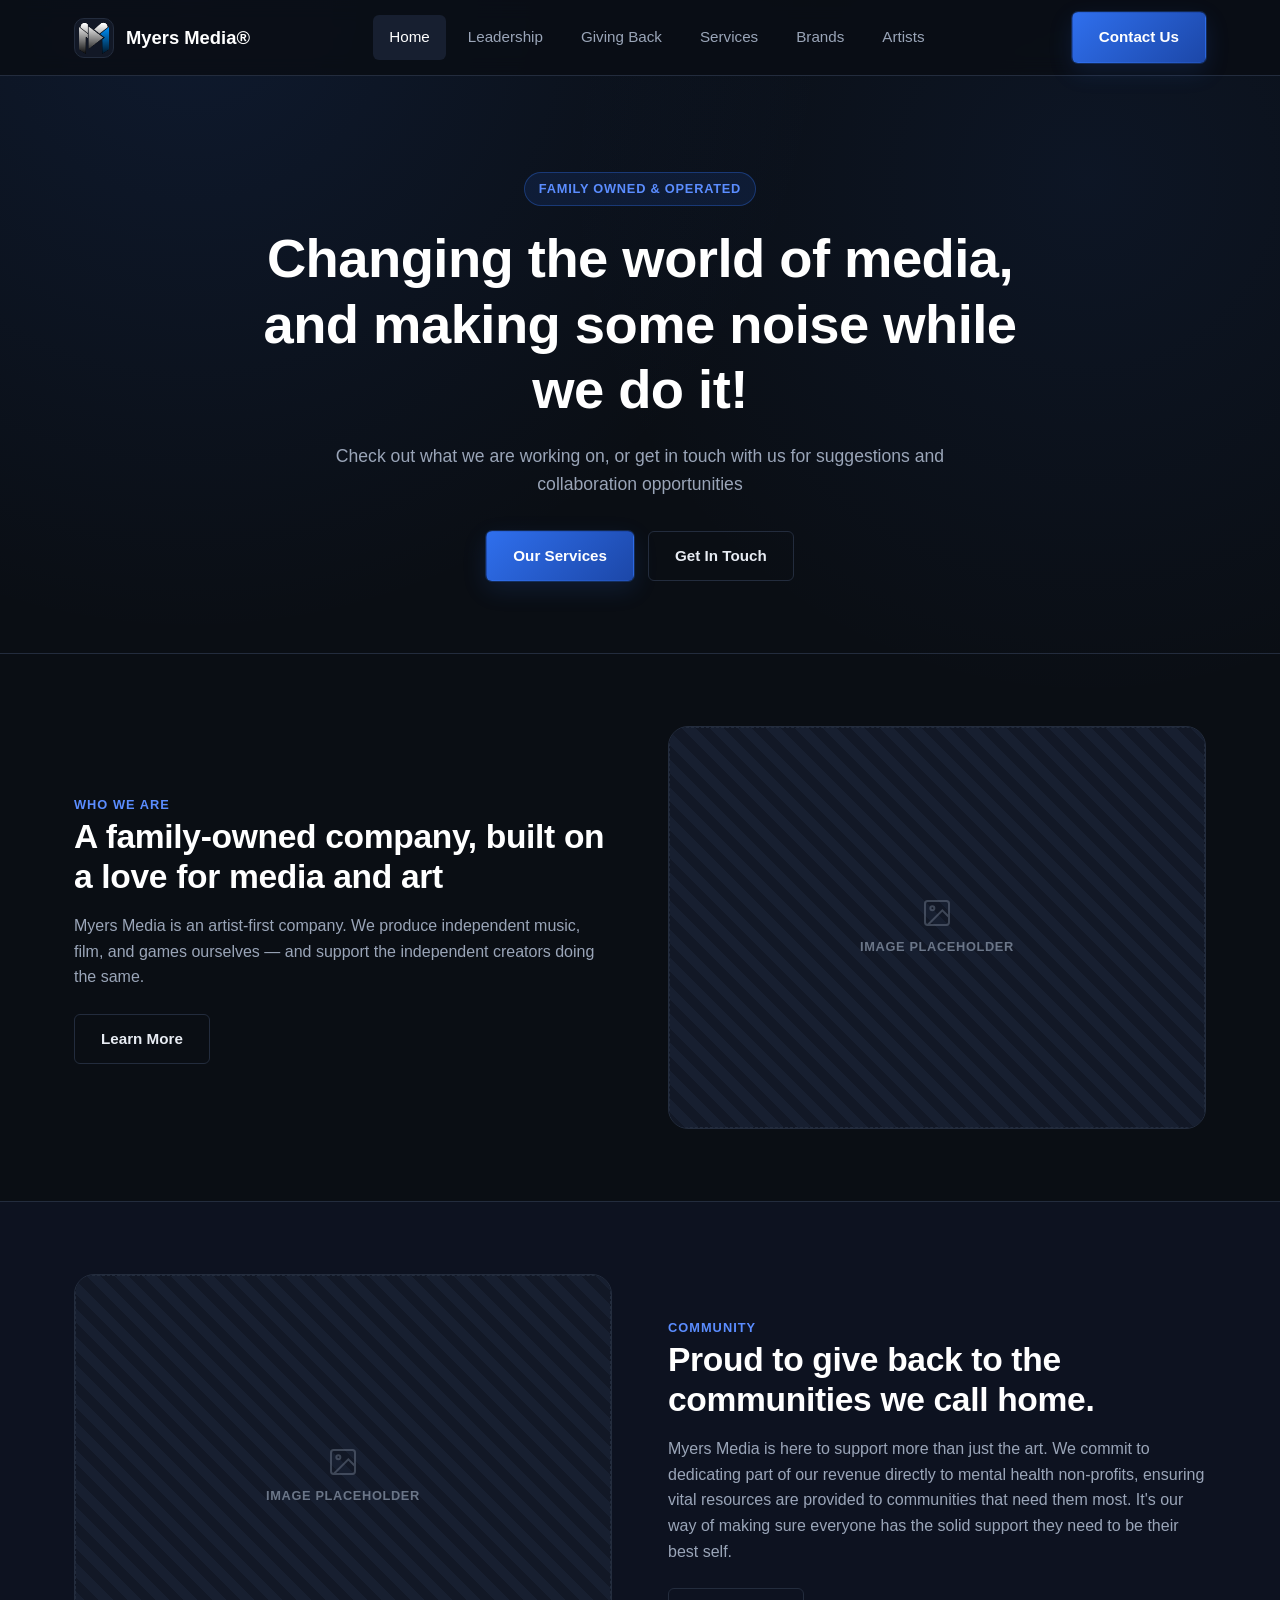
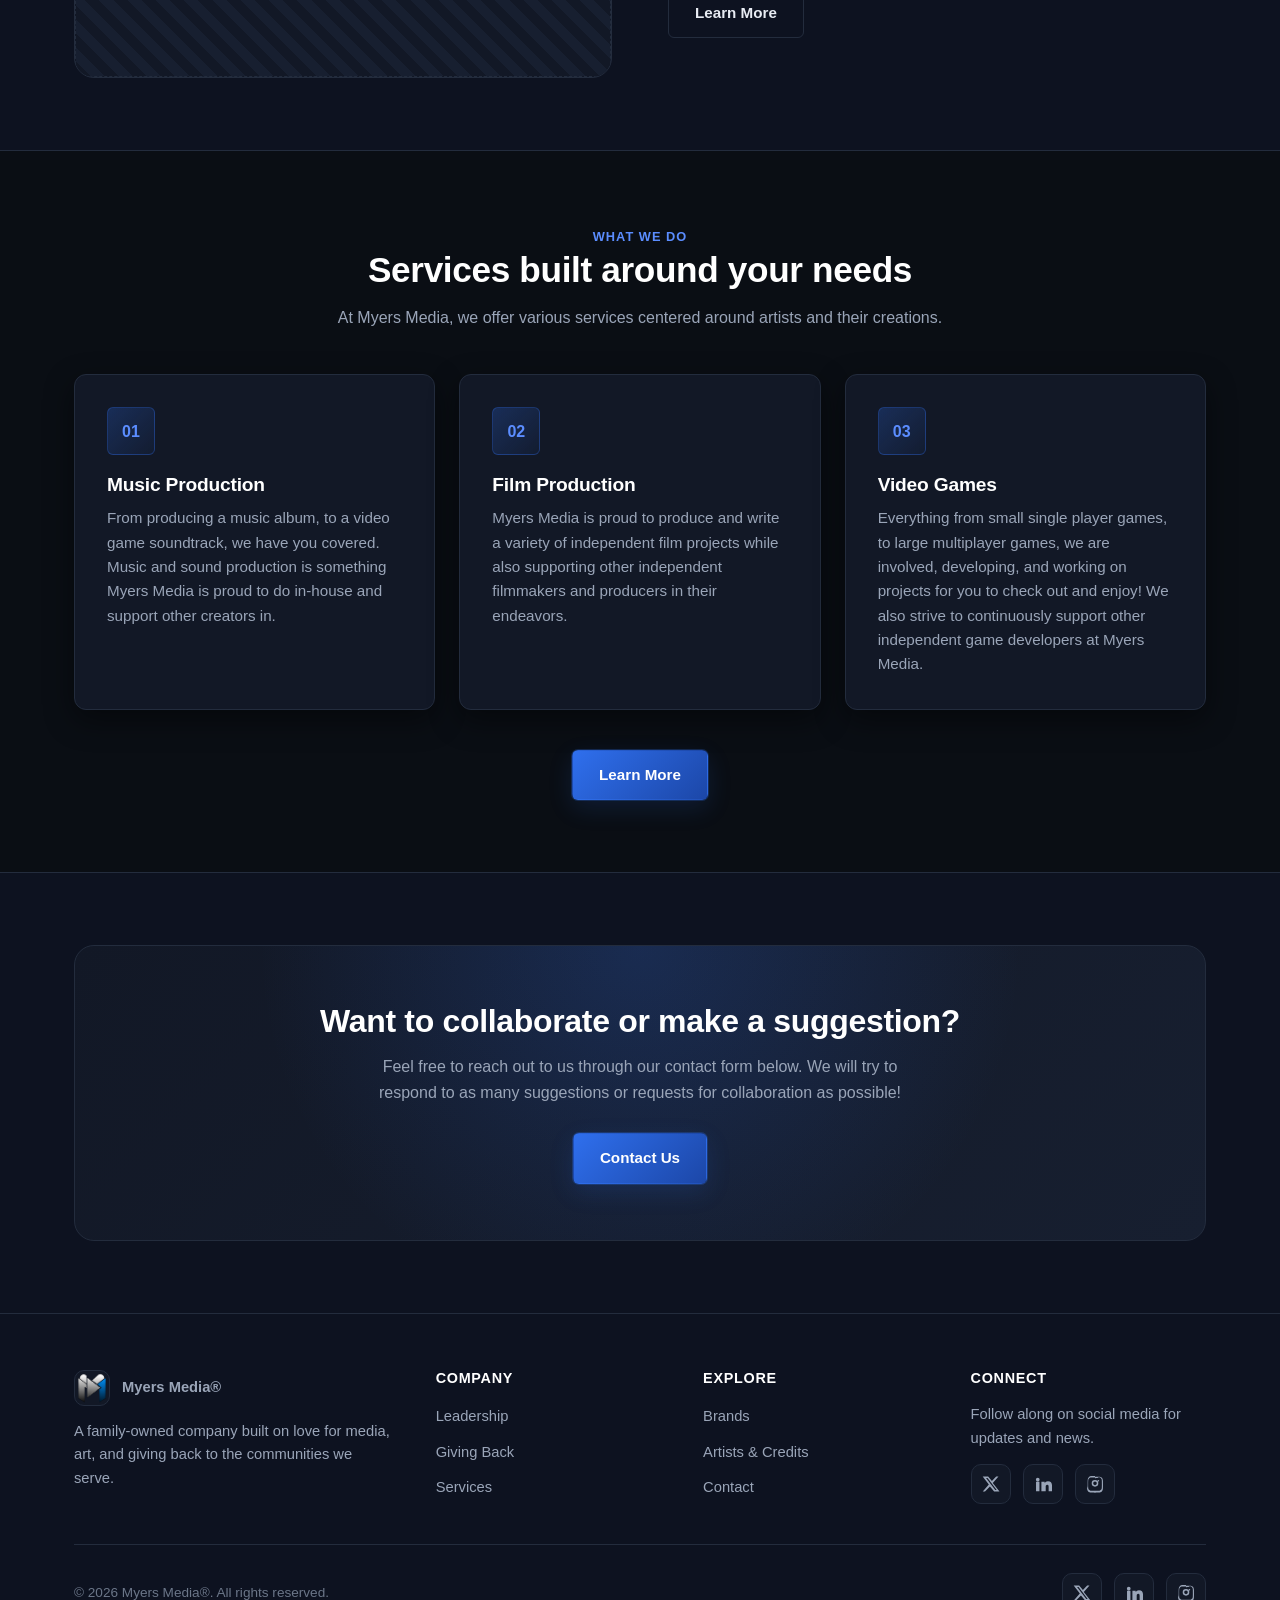
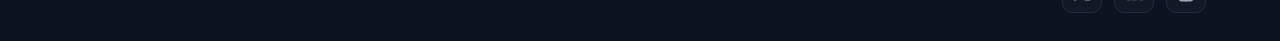
<file: index.html>
<!DOCTYPE html>
<html lang="en">
<head>
  <meta charset="UTF-8">
  <meta name="viewport" content="width=device-width, initial-scale=1.0">
  <title>Myers Media&reg; | Home</title>
  <meta name="description" content="Family-owned company delivering trusted services, products, and giving back to our community.">
  <link rel="stylesheet" href="css/styles.css">
</head>
<body>
  <header class="site-header">
    <div class="container nav">
      <a class="nav-brand" href="index.html">
        <img class="nav-logo" src="images/logo-placeholder.svg" alt="Company logo placeholder">
        <span>Myers Media&reg;</span>
      </a>
      <nav class="nav-links" aria-label="Primary">
          <a href="index.html" data-page="index.html">Home</a>
          <a href="about/leadership.html" data-page="leadership.html">Leadership</a>
          <a href="about/giving-back.html" data-page="giving-back.html">Giving Back</a>
          <a href="services.html" data-page="services.html">Services</a>
          <a href="brands.html" data-page="brands.html">Brands</a>
          <a href="artists.html" data-page="artists.html">Artists</a>
      </nav>
      <a class="btn btn-primary nav-cta" href="contact.html">Contact Us</a>
      <button class="nav-toggle" aria-label="Toggle navigation menu" aria-expanded="false">
        <span></span>
      </button>
    </div>
  </header>

  <main>
    <section class="hero">
      <div class="container">
        <span class="hero-eyebrow">Family Owned &amp; Operated</span>
        <h1>Changing the world of media, and making some noise while we do it!</h1>
        <p>Check out what we are working on, or get in touch with us for suggestions and collaboration opportunities</p>
        <div class="hero-actions">
          <a class="btn btn-primary" href="services.html">Our Services</a>
          <a class="btn btn-outline" href="contact.html">Get In Touch</a>
        </div>
      </div>
    </section>

    <section class="section">
      <div class="container split">
        <div>
          <span class="section-eyebrow">Who We Are</span>
          <h2>A family-owned company, built on a love for media and art</h2>
          <p>Myers Media is an artist-first company. We produce independent music, film, and games ourselves — and support the independent creators doing the same.</p>
          <a class="btn btn-outline" href="about/leadership.html">Learn More</a>
        </div>
        <div class="split-media">
          <div class="placeholder-img">
                <svg viewBox="0 0 24 24" fill="none" stroke="currentColor" stroke-width="1.5"><rect x="3" y="3" width="18" height="18" rx="2"/><circle cx="8.5" cy="8.5" r="1.5"/><path d="M21 15l-5-5L5 21"/></svg>
                <span>Image Placeholder</span>
              </div>
        </div>
      </div>
    </section>

    <section class="section section-alt">
      <div class="container split">
        <div class="split-media">
          <div class="placeholder-img">
                <svg viewBox="0 0 24 24" fill="none" stroke="currentColor" stroke-width="1.5"><rect x="3" y="3" width="18" height="18" rx="2"/><circle cx="8.5" cy="8.5" r="1.5"/><path d="M21 15l-5-5L5 21"/></svg>
                <span>Image Placeholder</span>
              </div>
        </div>
        <div>
          <span class="section-eyebrow">Community</span>
          <h2>Proud to give back to the communities we call home.</h2>
          <p>Myers Media is here to support more than just the art. We commit to dedicating part of our revenue directly to mental health non-profits, ensuring vital resources are provided to communities that need them most. It's our way of making sure everyone has the solid support they need to be their best self.</p>
          <a class="btn btn-outline" href="about/giving-back.html">Learn More</a>
        </div>
      </div>
    </section>

    <section class="section">
      <div class="container">
        <div class="section-head center">
          <span class="section-eyebrow">What We Do</span>
          <h2>Services built around your needs</h2>
          <p>At Myers Media, we offer various services centered around artists and their creations.</p>
        </div>
        <div class="grid grid-3">
          <div class="card">
            <div class="card-icon">01</div>
            <h3>Music Production</h3>
            <p>From producing a music album, to a video game soundtrack, we have you covered. Music and sound production is something Myers Media is proud to do in-house and support other creators in.</p>
          </div>
          <div class="card">
            <div class="card-icon">02</div>
            <h3>Film Production</h3>
            <p>Myers Media is proud to produce and write a variety of independent film projects while also supporting other independent filmmakers and producers in their endeavors.</p>
          </div>
          <div class="card">
            <div class="card-icon">03</div>
            <h3>Video Games</h3>
            <p>Everything from small single player games, to large multiplayer games, we are involved, developing, and working on projects for you to check out and enjoy! We also strive to continuously support other independent game developers at Myers Media.</p>
          </div>
        </div>
        <div style="text-align:center; margin-top:40px;">
          <a class="btn btn-primary" href="services.html">Learn More</a>
        </div>
      </div>
    </section>

    <section class="section section-alt">
      <div class="container">
        <div class="cta-banner">
          <h2>Want to collaborate or make a suggestion?</h2>
          <p>Feel free to reach out to us through our contact form below. We will try to respond to as many suggestions or requests for collaboration as possible!</p>
          <a class="btn btn-primary" href="contact.html">Contact Us</a>
        </div>
      </div>
    </section>

  </main>
  <footer class="site-footer">
    <div class="container">
      <div class="footer-top">
        <div class="footer-col">
          <a class="footer-brand" href="index.html">
            <img class="nav-logo" src="images/logo-placeholder.svg" alt="Company logo placeholder" style="width:36px;height:36px;">
            <span>Myers Media&reg;</span>
          </a>
          <p>A family-owned company built on love for media, art, and giving back to the communities we serve.</p>
        </div>
        <div class="footer-col">
          <h4>Company</h4>
          <ul>
            <li><a href="about/leadership.html">Leadership</a></li>
            <li><a href="about/giving-back.html">Giving Back</a></li>
            <li><a href="services.html">Services</a></li>
          </ul>
        </div>
        <div class="footer-col">
          <h4>Explore</h4>
          <ul>
            <li><a href="brands.html">Brands</a></li>
            <li><a href="artists.html">Artists &amp; Credits</a></li>
            <li><a href="contact.html">Contact</a></li>
          </ul>
        </div>
        <div class="footer-col">
          <h4>Connect</h4>
          <p>Follow along on social media for updates and news.</p>
          <div class="social-links" style="margin-top:14px;">
            <a href="#" data-social="twitter" aria-label="Twitter / X" target="_blank" rel="noopener"><svg viewBox="0 0 24 24" fill="currentColor" aria-hidden="true"><path d="M18.9 2H22l-7.6 8.7L23.3 22h-7.1l-5.6-6.7L4 22H1l8.1-9.3L0.9 2h7.3l5 6.1L18.9 2Zm-1.2 18h1.9L7.4 4h-2L17.7 20Z"/></svg></a>
            <a href="#" data-social="linkedin" aria-label="LinkedIn" target="_blank" rel="noopener"><svg viewBox="0 0 24 24" fill="currentColor" aria-hidden="true"><path d="M4.98 3.5A2.5 2.5 0 1 1 2.48 6a2.5 2.5 0 0 1 2.5-2.5ZM2.7 8.98h4.56V21.5H2.7V8.98ZM9.86 8.98h4.37v1.71h.06c.61-1.15 2.1-2.36 4.32-2.36 4.62 0 5.47 3.04 5.47 7v6.17h-4.56v-5.47c0-1.3-.02-2.98-1.82-2.98-1.82 0-2.1 1.42-2.1 2.88v5.57H9.86V8.98Z"/></svg></a>
            <a href="#" data-social="instagram" aria-label="Instagram" target="_blank" rel="noopener"><svg viewBox="0 0 24 24" fill="currentColor" aria-hidden="true"><path d="M12 2.2c3.2 0 3.58.01 4.85.07 1.17.05 1.97.24 2.43.4a4.9 4.9 0 0 1 1.77 1.15 4.9 4.9 0 0 1 1.15 1.77c.16.46.35 1.26.4 2.43.06 1.27.07 1.65.07 4.85s-.01 3.58-.07 4.85c-.05 1.17-.24 1.97-.4 2.43a4.9 4.9 0 0 1-1.15 1.77 4.9 4.9 0 0 1-1.77 1.15c-.46.16-1.26.35-2.43.4-1.27.06-1.65.07-4.85.07s-3.58-.01-4.85-.07c-1.17-.05-1.97-.24-2.43-.4a4.9 4.9 0 0 1-1.77-1.15 4.9 4.9 0 0 1-1.15-1.77c-.16-.46-.35-1.26-.4-2.43C2.21 15.58 2.2 15.2 2.2 12s.01-3.58.07-4.85c.05-1.17.24-1.97.4-2.43a4.9 4.9 0 0 1 1.15-1.77A4.9 4.9 0 0 1 5.59 1.8c.46-.16 1.26-.35 2.43-.4C9.29 1.34 9.67 1.33 12 1.33m0 2c-3.15 0-3.5.01-4.73.07-1.03.05-1.6.22-1.97.36-.5.19-.85.42-1.22.79-.37.37-.6.72-.79 1.22-.14.37-.31.94-.36 1.97C2.86 8.64 2.85 8.99 2.85 12s.01 3.36.08 4.59c.05 1.03.22 1.6.36 1.97.19.5.42.85.79 1.22.37.37.72.6 1.22.79.37.14.94.31 1.97.36 1.23.06 1.58.08 4.73.08s3.5-.02 4.73-.08c1.03-.05 1.6-.22 1.97-.36.5-.19.85-.42 1.22-.79.37-.37.6-.72.79-1.22.14-.37.31-.94.36-1.97.06-1.23.08-1.58.08-4.59s-.02-3.36-.08-4.59c-.05-1.03-.22-1.6-.36-1.97a3.3 3.3 0 0 0-.79-1.22 3.3 3.3 0 0 0-1.22-.79c-.37-.14-.94-.31-1.97-.36C15.5 4.21 15.15 4.2 12 4.2Zm0 3.38a4.42 4.42 0 1 1 0 8.84 4.42 4.42 0 0 1 0-8.84Zm0 1.98a2.44 2.44 0 1 0 0 4.88 2.44 2.44 0 0 0 0-4.88Zm4.6-2.17a1.03 1.03 0 1 1 0 2.06 1.03 1.03 0 0 1 0-2.06Z"/></svg></a>
          </div>
        </div>
      </div>
      <div class="footer-bottom">
        <p class="footer-copy">&copy; <span data-year></span> Myers Media&reg;. All rights reserved.</p>
        <div class="social-links">
          <a href="#" data-social="twitter" aria-label="Twitter / X" target="_blank" rel="noopener"><svg viewBox="0 0 24 24" fill="currentColor" aria-hidden="true"><path d="M18.9 2H22l-7.6 8.7L23.3 22h-7.1l-5.6-6.7L4 22H1l8.1-9.3L0.9 2h7.3l5 6.1L18.9 2Zm-1.2 18h1.9L7.4 4h-2L17.7 20Z"/></svg></a>
          <a href="#" data-social="linkedin" aria-label="LinkedIn" target="_blank" rel="noopener"><svg viewBox="0 0 24 24" fill="currentColor" aria-hidden="true"><path d="M4.98 3.5A2.5 2.5 0 1 1 2.48 6a2.5 2.5 0 0 1 2.5-2.5ZM2.7 8.98h4.56V21.5H2.7V8.98ZM9.86 8.98h4.37v1.71h.06c.61-1.15 2.1-2.36 4.32-2.36 4.62 0 5.47 3.04 5.47 7v6.17h-4.56v-5.47c0-1.3-.02-2.98-1.82-2.98-1.82 0-2.1 1.42-2.1 2.88v5.57H9.86V8.98Z"/></svg></a>
          <a href="#" data-social="instagram" aria-label="Instagram" target="_blank" rel="noopener"><svg viewBox="0 0 24 24" fill="currentColor" aria-hidden="true"><path d="M12 2.2c3.2 0 3.58.01 4.85.07 1.17.05 1.97.24 2.43.4a4.9 4.9 0 0 1 1.77 1.15 4.9 4.9 0 0 1 1.15 1.77c.16.46.35 1.26.4 2.43.06 1.27.07 1.65.07 4.85s-.01 3.58-.07 4.85c-.05 1.17-.24 1.97-.4 2.43a4.9 4.9 0 0 1-1.15 1.77 4.9 4.9 0 0 1-1.77 1.15c-.46.16-1.26.35-2.43.4-1.27.06-1.65.07-4.85.07s-3.58-.01-4.85-.07c-1.17-.05-1.97-.24-2.43-.4a4.9 4.9 0 0 1-1.77-1.15 4.9 4.9 0 0 1-1.15-1.77c-.16-.46-.35-1.26-.4-2.43C2.21 15.58 2.2 15.2 2.2 12s.01-3.58.07-4.85c.05-1.17.24-1.97.4-2.43a4.9 4.9 0 0 1 1.15-1.77A4.9 4.9 0 0 1 5.59 1.8c.46-.16 1.26-.35 2.43-.4C9.29 1.34 9.67 1.33 12 1.33m0 2c-3.15 0-3.5.01-4.73.07-1.03.05-1.6.22-1.97.36-.5.19-.85.42-1.22.79-.37.37-.6.72-.79 1.22-.14.37-.31.94-.36 1.97C2.86 8.64 2.85 8.99 2.85 12s.01 3.36.08 4.59c.05 1.03.22 1.6.36 1.97.19.5.42.85.79 1.22.37.37.72.6 1.22.79.37.14.94.31 1.97.36 1.23.06 1.58.08 4.73.08s3.5-.02 4.73-.08c1.03-.05 1.6-.22 1.97-.36.5-.19.85-.42 1.22-.79.37-.37.6-.72.79-1.22.14-.37.31-.94.36-1.97.06-1.23.08-1.58.08-4.59s-.02-3.36-.08-4.59c-.05-1.03-.22-1.6-.36-1.97a3.3 3.3 0 0 0-.79-1.22 3.3 3.3 0 0 0-1.22-.79c-.37-.14-.94-.31-1.97-.36C15.5 4.21 15.15 4.2 12 4.2Zm0 3.38a4.42 4.42 0 1 1 0 8.84 4.42 4.42 0 0 1 0-8.84Zm0 1.98a2.44 2.44 0 1 0 0 4.88 2.44 2.44 0 0 0 0-4.88Zm4.6-2.17a1.03 1.03 0 1 1 0 2.06 1.03 1.03 0 0 1 0-2.06Z"/></svg></a>
        </div>
      </div>
    </div>
  </footer>

  <script src="js/config.js"></script>
  <script src="js/main.js"></script>
</body>
</html>
</file>
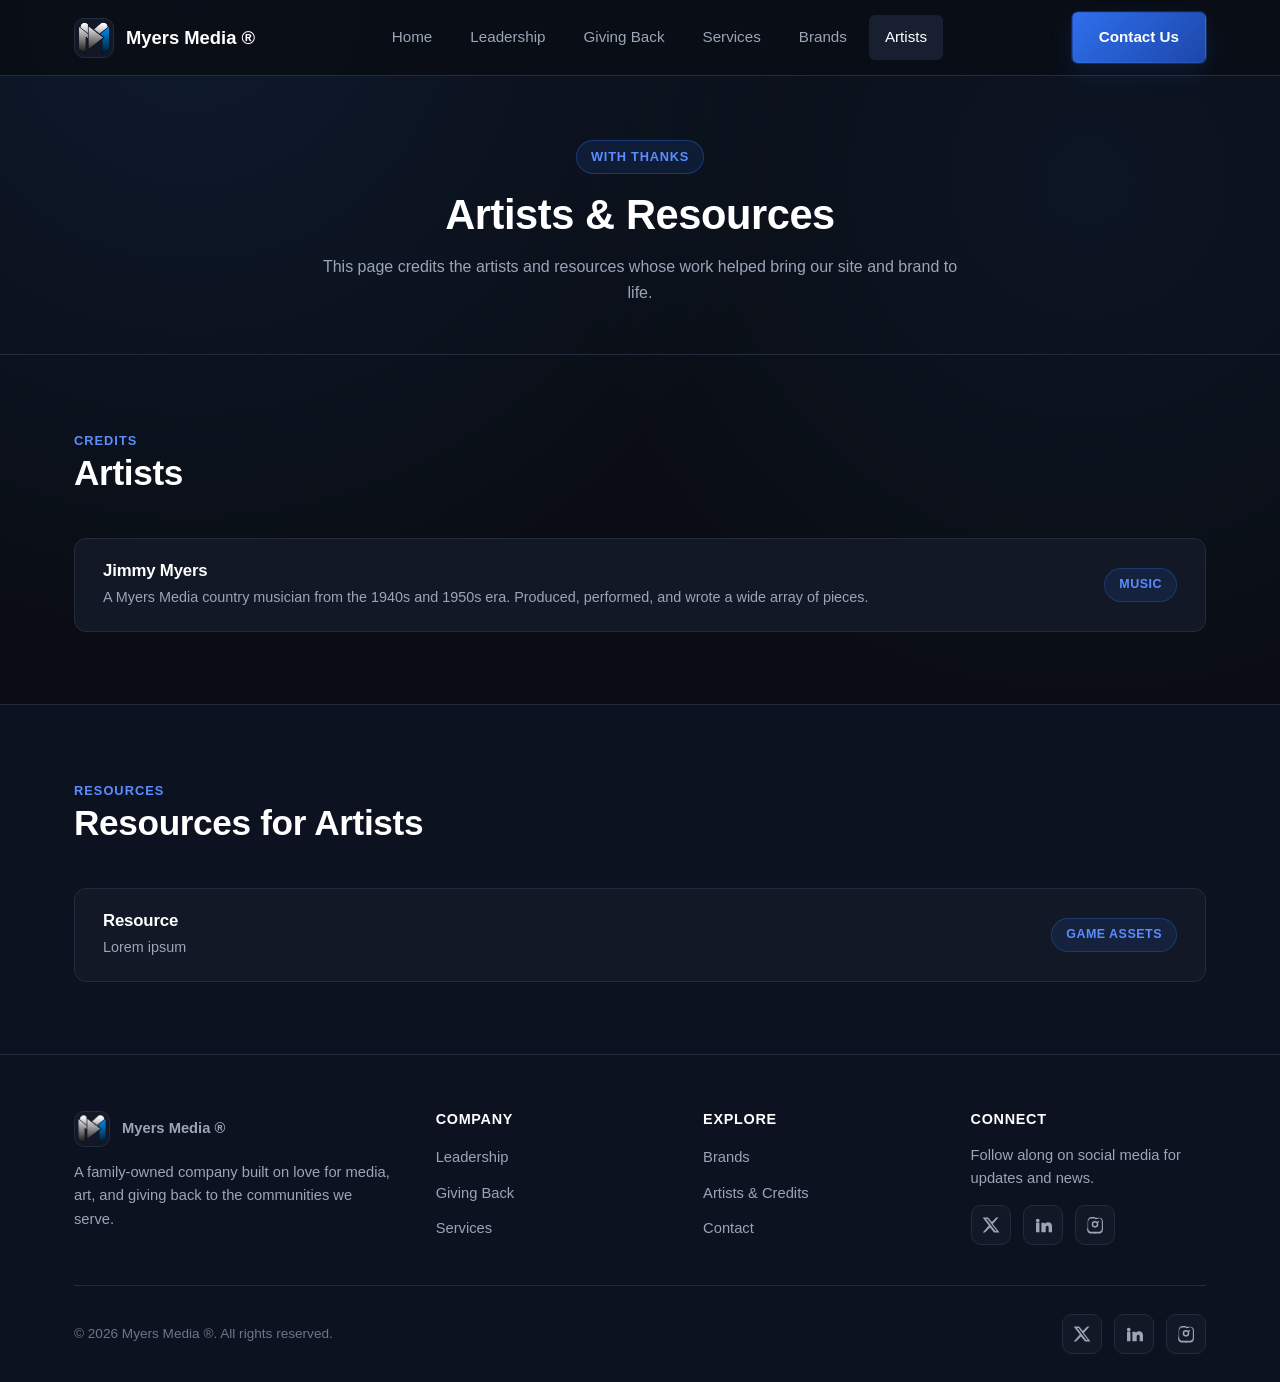
<file: artists.html>
<!DOCTYPE html>
<html lang="en">
<head>
  <meta charset="UTF-8">
  <meta name="viewport" content="width=device-width, initial-scale=1.0">
  <title>Artists & Credits | Myers Media &reg;</title>
  <meta name="description" content="Crediting the artists and resources behind Myers Media &reg;'s brand and products.">
  <link rel="stylesheet" href="css/styles.css">
</head>
<body>
  <header class="site-header">
    <div class="container nav">
      <a class="nav-brand" href="index.html">
        <img class="nav-logo" src="images/logo-placeholder.svg" alt="Company logo placeholder">
        <span>Myers Media &reg;</span>
      </a>
      <nav class="nav-links" aria-label="Primary">
          <a href="index.html" data-page="index.html">Home</a>
          <a href="about/leadership.html" data-page="leadership.html">Leadership</a>
          <a href="about/giving-back.html" data-page="giving-back.html">Giving Back</a>
          <a href="services.html" data-page="services.html">Services</a>
          <a href="brands.html" data-page="brands.html">Brands</a>
          <a href="artists.html" data-page="artists.html">Artists</a>
      </nav>
      <a class="btn btn-primary nav-cta" href="contact.html">Contact Us</a>
      <button class="nav-toggle" aria-label="Toggle navigation menu" aria-expanded="false">
        <span></span>
      </button>
    </div>
  </header>

  <main>
    <section class="page-hero">
      <div class="container">
        <span class="hero-eyebrow">With Thanks</span>
        <h1>Artists &amp; Resources</h1>
        <p>This page credits the artists and resources whose work helped bring our site and brand to life.</p>
      </div>
    </section>

    <section class="section">
      <div class="container">
        <div class="section-head">
          <span class="section-eyebrow">Credits</span>
          <h2>Artists</h2>
        </div>
        <div class="credit-list">
          <div class="credit-row">
            <div>
              <h3>Jimmy Myers</h3>
              <p>A Myers Media country musician from the 1940s and 1950s era. Produced, performed, and wrote a wide array of pieces.</p>
            </div>
            <span class="credit-tag">Music</span>
          </div>
        </div>
      </div>
    </section>

    <section class="section section-alt">
      <div class="container">
        <div class="section-head">
          <span class="section-eyebrow">Resources</span>
          <h2>Resources for Artists</h2>
        </div>
        <div class="credit-list">
          <div class="credit-row">
            <div>
              <h3>Resource</h3>
              <p>Lorem ipsum</p>
            </div>
            <span class="credit-tag">Game Assets</span>
          </div>
        </div>
      </div>
    </section>

  </main>
  <footer class="site-footer">
    <div class="container">
      <div class="footer-top">
        <div class="footer-col">
          <a class="footer-brand" href="index.html">
            <img class="nav-logo" src="images/logo-placeholder.svg" alt="Company logo placeholder" style="width:36px;height:36px;">
            <span>Myers Media &reg;</span>
          </a>
          <p>A family-owned company built on love for media, art, and giving back to the communities we serve.</p>
        </div>
        <div class="footer-col">
          <h4>Company</h4>
          <ul>
            <li><a href="about/leadership.html">Leadership</a></li>
            <li><a href="about/giving-back.html">Giving Back</a></li>
            <li><a href="services.html">Services</a></li>
          </ul>
        </div>
        <div class="footer-col">
          <h4>Explore</h4>
          <ul>
            <li><a href="brands.html">Brands</a></li>
            <li><a href="artists.html">Artists &amp; Credits</a></li>
            <li><a href="contact.html">Contact</a></li>
          </ul>
        </div>
        <div class="footer-col">
          <h4>Connect</h4>
          <p>Follow along on social media for updates and news.</p>
          <div class="social-links" style="margin-top:14px;">
            <a href="#" data-social="twitter" aria-label="Twitter / X" target="_blank" rel="noopener"><svg viewBox="0 0 24 24" fill="currentColor" aria-hidden="true"><path d="M18.9 2H22l-7.6 8.7L23.3 22h-7.1l-5.6-6.7L4 22H1l8.1-9.3L0.9 2h7.3l5 6.1L18.9 2Zm-1.2 18h1.9L7.4 4h-2L17.7 20Z"/></svg></a>
            <a href="#" data-social="linkedin" aria-label="LinkedIn" target="_blank" rel="noopener"><svg viewBox="0 0 24 24" fill="currentColor" aria-hidden="true"><path d="M4.98 3.5A2.5 2.5 0 1 1 2.48 6a2.5 2.5 0 0 1 2.5-2.5ZM2.7 8.98h4.56V21.5H2.7V8.98ZM9.86 8.98h4.37v1.71h.06c.61-1.15 2.1-2.36 4.32-2.36 4.62 0 5.47 3.04 5.47 7v6.17h-4.56v-5.47c0-1.3-.02-2.98-1.82-2.98-1.82 0-2.1 1.42-2.1 2.88v5.57H9.86V8.98Z"/></svg></a>
            <a href="#" data-social="instagram" aria-label="Instagram" target="_blank" rel="noopener"><svg viewBox="0 0 24 24" fill="currentColor" aria-hidden="true"><path d="M12 2.2c3.2 0 3.58.01 4.85.07 1.17.05 1.97.24 2.43.4a4.9 4.9 0 0 1 1.77 1.15 4.9 4.9 0 0 1 1.15 1.77c.16.46.35 1.26.4 2.43.06 1.27.07 1.65.07 4.85s-.01 3.58-.07 4.85c-.05 1.17-.24 1.97-.4 2.43a4.9 4.9 0 0 1-1.15 1.77 4.9 4.9 0 0 1-1.77 1.15c-.46.16-1.26.35-2.43.4-1.27.06-1.65.07-4.85.07s-3.58-.01-4.85-.07c-1.17-.05-1.97-.24-2.43-.4a4.9 4.9 0 0 1-1.77-1.15 4.9 4.9 0 0 1-1.15-1.77c-.16-.46-.35-1.26-.4-2.43C2.21 15.58 2.2 15.2 2.2 12s.01-3.58.07-4.85c.05-1.17.24-1.97.4-2.43a4.9 4.9 0 0 1 1.15-1.77A4.9 4.9 0 0 1 5.59 1.8c.46-.16 1.26-.35 2.43-.4C9.29 1.34 9.67 1.33 12 1.33m0 2c-3.15 0-3.5.01-4.73.07-1.03.05-1.6.22-1.97.36-.5.19-.85.42-1.22.79-.37.37-.6.72-.79 1.22-.14.37-.31.94-.36 1.97C2.86 8.64 2.85 8.99 2.85 12s.01 3.36.08 4.59c.05 1.03.22 1.6.36 1.97.19.5.42.85.79 1.22.37.37.72.6 1.22.79.37.14.94.31 1.97.36 1.23.06 1.58.08 4.73.08s3.5-.02 4.73-.08c1.03-.05 1.6-.22 1.97-.36.5-.19.85-.42 1.22-.79.37-.37.6-.72.79-1.22.14-.37.31-.94.36-1.97.06-1.23.08-1.58.08-4.59s-.02-3.36-.08-4.59c-.05-1.03-.22-1.6-.36-1.97a3.3 3.3 0 0 0-.79-1.22 3.3 3.3 0 0 0-1.22-.79c-.37-.14-.94-.31-1.97-.36C15.5 4.21 15.15 4.2 12 4.2Zm0 3.38a4.42 4.42 0 1 1 0 8.84 4.42 4.42 0 0 1 0-8.84Zm0 1.98a2.44 2.44 0 1 0 0 4.88 2.44 2.44 0 0 0 0-4.88Zm4.6-2.17a1.03 1.03 0 1 1 0 2.06 1.03 1.03 0 0 1 0-2.06Z"/></svg></a>
          </div>
        </div>
      </div>
      <div class="footer-bottom">
        <p class="footer-copy">&copy; <span data-year></span> Myers Media &reg;. All rights reserved.</p>
        <div class="social-links">
          <a href="#" data-social="twitter" aria-label="Twitter / X" target="_blank" rel="noopener"><svg viewBox="0 0 24 24" fill="currentColor" aria-hidden="true"><path d="M18.9 2H22l-7.6 8.7L23.3 22h-7.1l-5.6-6.7L4 22H1l8.1-9.3L0.9 2h7.3l5 6.1L18.9 2Zm-1.2 18h1.9L7.4 4h-2L17.7 20Z"/></svg></a>
          <a href="#" data-social="linkedin" aria-label="LinkedIn" target="_blank" rel="noopener"><svg viewBox="0 0 24 24" fill="currentColor" aria-hidden="true"><path d="M4.98 3.5A2.5 2.5 0 1 1 2.48 6a2.5 2.5 0 0 1 2.5-2.5ZM2.7 8.98h4.56V21.5H2.7V8.98ZM9.86 8.98h4.37v1.71h.06c.61-1.15 2.1-2.36 4.32-2.36 4.62 0 5.47 3.04 5.47 7v6.17h-4.56v-5.47c0-1.3-.02-2.98-1.82-2.98-1.82 0-2.1 1.42-2.1 2.88v5.57H9.86V8.98Z"/></svg></a>
          <a href="#" data-social="instagram" aria-label="Instagram" target="_blank" rel="noopener"><svg viewBox="0 0 24 24" fill="currentColor" aria-hidden="true"><path d="M12 2.2c3.2 0 3.58.01 4.85.07 1.17.05 1.97.24 2.43.4a4.9 4.9 0 0 1 1.77 1.15 4.9 4.9 0 0 1 1.15 1.77c.16.46.35 1.26.4 2.43.06 1.27.07 1.65.07 4.85s-.01 3.58-.07 4.85c-.05 1.17-.24 1.97-.4 2.43a4.9 4.9 0 0 1-1.15 1.77 4.9 4.9 0 0 1-1.77 1.15c-.46.16-1.26.35-2.43.4-1.27.06-1.65.07-4.85.07s-3.58-.01-4.85-.07c-1.17-.05-1.97-.24-2.43-.4a4.9 4.9 0 0 1-1.77-1.15 4.9 4.9 0 0 1-1.15-1.77c-.16-.46-.35-1.26-.4-2.43C2.21 15.58 2.2 15.2 2.2 12s.01-3.58.07-4.85c.05-1.17.24-1.97.4-2.43a4.9 4.9 0 0 1 1.15-1.77A4.9 4.9 0 0 1 5.59 1.8c.46-.16 1.26-.35 2.43-.4C9.29 1.34 9.67 1.33 12 1.33m0 2c-3.15 0-3.5.01-4.73.07-1.03.05-1.6.22-1.97.36-.5.19-.85.42-1.22.79-.37.37-.6.72-.79 1.22-.14.37-.31.94-.36 1.97C2.86 8.64 2.85 8.99 2.85 12s.01 3.36.08 4.59c.05 1.03.22 1.6.36 1.97.19.5.42.85.79 1.22.37.37.72.6 1.22.79.37.14.94.31 1.97.36 1.23.06 1.58.08 4.73.08s3.5-.02 4.73-.08c1.03-.05 1.6-.22 1.97-.36.5-.19.85-.42 1.22-.79.37-.37.6-.72.79-1.22.14-.37.31-.94.36-1.97.06-1.23.08-1.58.08-4.59s-.02-3.36-.08-4.59c-.05-1.03-.22-1.6-.36-1.97a3.3 3.3 0 0 0-.79-1.22 3.3 3.3 0 0 0-1.22-.79c-.37-.14-.94-.31-1.97-.36C15.5 4.21 15.15 4.2 12 4.2Zm0 3.38a4.42 4.42 0 1 1 0 8.84 4.42 4.42 0 0 1 0-8.84Zm0 1.98a2.44 2.44 0 1 0 0 4.88 2.44 2.44 0 0 0 0-4.88Zm4.6-2.17a1.03 1.03 0 1 1 0 2.06 1.03 1.03 0 0 1 0-2.06Z"/></svg></a>
        </div>
      </div>
    </div>
  </footer>

  <script src="js/config.js"></script>
  <script src="js/main.js"></script>
</body>
</html>
</file>
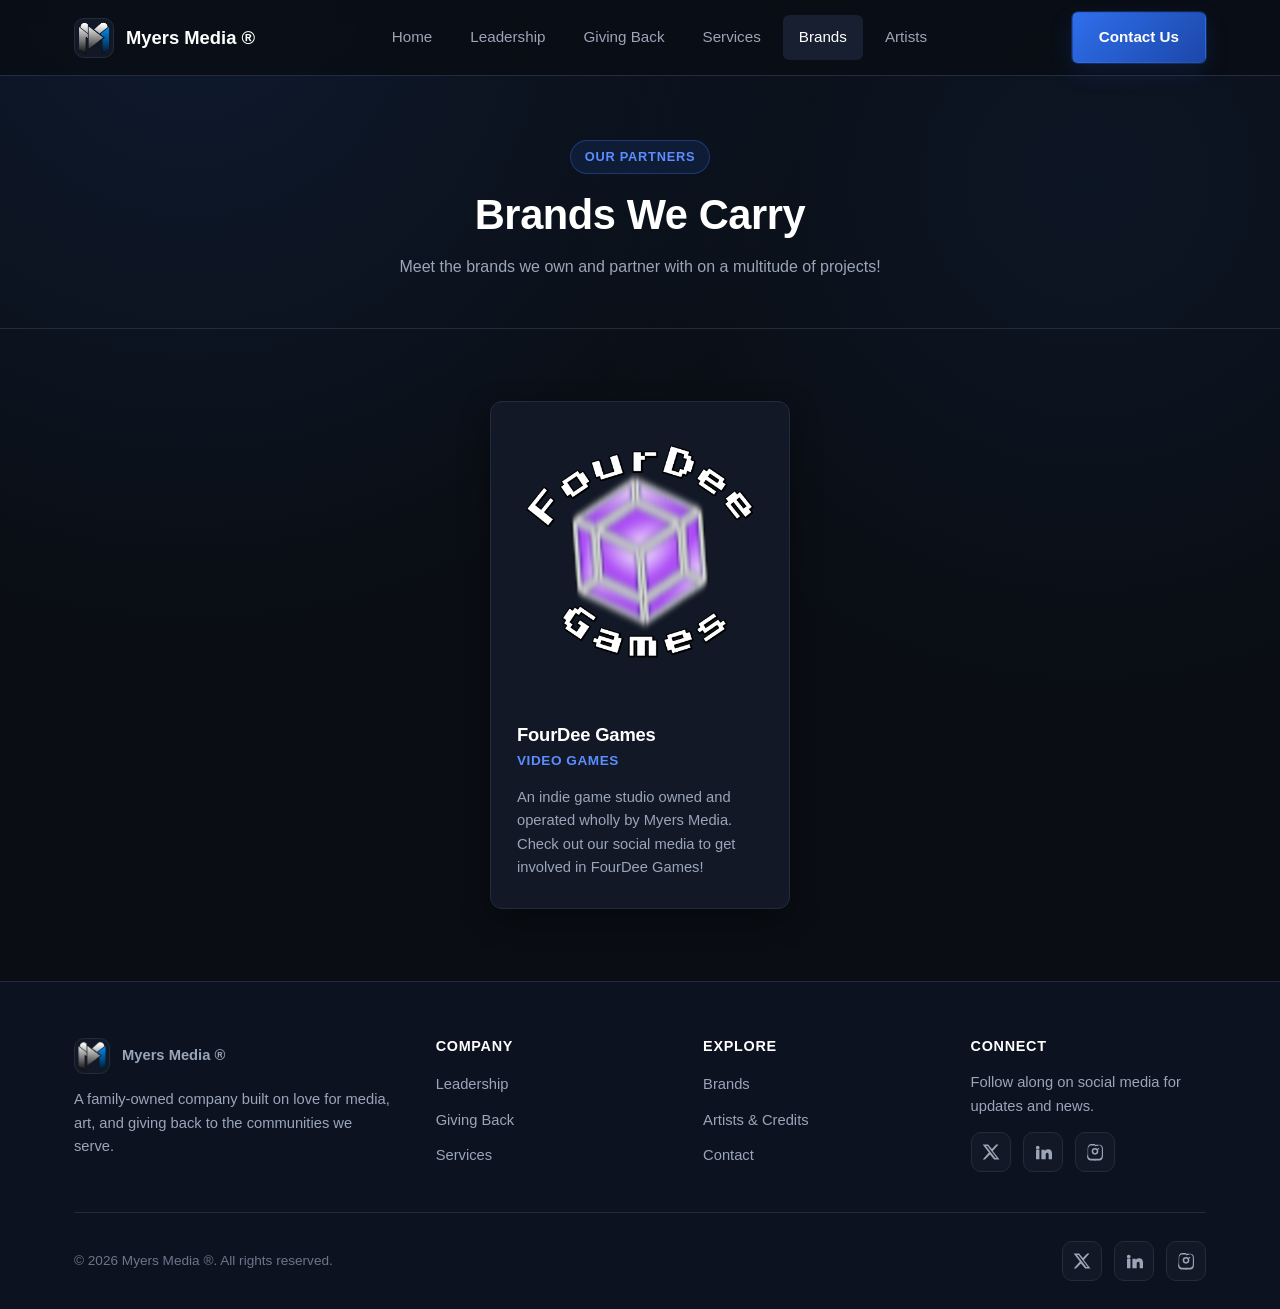
<file: brands.html>
<!DOCTYPE html>
<html lang="en">
<head>
  <meta charset="UTF-8">
  <meta name="viewport" content="width=device-width, initial-scale=1.0">
  <title>Brands | Myers Media &reg;</title>
  <meta name="description" content="Brands and partners featured by Myers Media &reg;.">
  <link rel="stylesheet" href="css/styles.css">
</head>
<body>
  <header class="site-header">
    <div class="container nav">
      <a class="nav-brand" href="index.html">
        <img class="nav-logo" src="images/logo-placeholder.svg" alt="Company logo placeholder">
        <span>Myers Media &reg;</span>
      </a>
      <nav class="nav-links" aria-label="Primary">
          <a href="index.html" data-page="index.html">Home</a>
          <a href="about/leadership.html" data-page="leadership.html">Leadership</a>
          <a href="about/giving-back.html" data-page="giving-back.html">Giving Back</a>
          <a href="services.html" data-page="services.html">Services</a>
          <a href="brands.html" data-page="brands.html">Brands</a>
          <a href="artists.html" data-page="artists.html">Artists</a>
      </nav>
      <a class="btn btn-primary nav-cta" href="contact.html">Contact Us</a>
      <button class="nav-toggle" aria-label="Toggle navigation menu" aria-expanded="false">
        <span></span>
      </button>
    </div>
  </header>

  <main>
    <section class="page-hero">
      <div class="container">
        <span class="hero-eyebrow">Our Partners</span>
        <h1>Brands We Carry</h1>
        <p>Meet the brands we own and partner with on a multitude of projects!</p>
      </div>
    </section>

    <section class="section">
      <div class="container">
        <div class="brands-grid">
          <div class="person-card">
            <div class="person-photo">
              <div class="person-photo">
                <img src="images/brands/fourdee-games.svg" alt="FourDee Games Logo">
              </div>
            </div>
            <div class="person-body">
              <h3>FourDee Games</h3>
              <p class="person-title">Video Games</p>
              <p class="desc">An indie game studio owned and operated wholly by Myers Media. Check out our social media to get involved in FourDee Games!</p>
            </div>
          </div>
      </div>
    </section>

  </main>
  <footer class="site-footer">
    <div class="container">
      <div class="footer-top">
        <div class="footer-col">
          <a class="footer-brand" href="index.html">
            <img class="nav-logo" src="images/logo-placeholder.svg" alt="Company logo placeholder" style="width:36px;height:36px;">
            <span>Myers Media &reg;</span>
          </a>
          <p>A family-owned company built on love for media, art, and giving back to the communities we serve.</p>
        </div>
        <div class="footer-col">
          <h4>Company</h4>
          <ul>
            <li><a href="about/leadership.html">Leadership</a></li>
            <li><a href="about/giving-back.html">Giving Back</a></li>
            <li><a href="services.html">Services</a></li>
          </ul>
        </div>
        <div class="footer-col">
          <h4>Explore</h4>
          <ul>
            <li><a href="brands.html">Brands</a></li>
            <li><a href="artists.html">Artists &amp; Credits</a></li>
            <li><a href="contact.html">Contact</a></li>
          </ul>
        </div>
        <div class="footer-col">
          <h4>Connect</h4>
          <p>Follow along on social media for updates and news.</p>
          <div class="social-links" style="margin-top:14px;">
            <a href="#" data-social="twitter" aria-label="Twitter / X" target="_blank" rel="noopener"><svg viewBox="0 0 24 24" fill="currentColor" aria-hidden="true"><path d="M18.9 2H22l-7.6 8.7L23.3 22h-7.1l-5.6-6.7L4 22H1l8.1-9.3L0.9 2h7.3l5 6.1L18.9 2Zm-1.2 18h1.9L7.4 4h-2L17.7 20Z"/></svg></a>
            <a href="#" data-social="linkedin" aria-label="LinkedIn" target="_blank" rel="noopener"><svg viewBox="0 0 24 24" fill="currentColor" aria-hidden="true"><path d="M4.98 3.5A2.5 2.5 0 1 1 2.48 6a2.5 2.5 0 0 1 2.5-2.5ZM2.7 8.98h4.56V21.5H2.7V8.98ZM9.86 8.98h4.37v1.71h.06c.61-1.15 2.1-2.36 4.32-2.36 4.62 0 5.47 3.04 5.47 7v6.17h-4.56v-5.47c0-1.3-.02-2.98-1.82-2.98-1.82 0-2.1 1.42-2.1 2.88v5.57H9.86V8.98Z"/></svg></a>
            <a href="#" data-social="instagram" aria-label="Instagram" target="_blank" rel="noopener"><svg viewBox="0 0 24 24" fill="currentColor" aria-hidden="true"><path d="M12 2.2c3.2 0 3.58.01 4.85.07 1.17.05 1.97.24 2.43.4a4.9 4.9 0 0 1 1.77 1.15 4.9 4.9 0 0 1 1.15 1.77c.16.46.35 1.26.4 2.43.06 1.27.07 1.65.07 4.85s-.01 3.58-.07 4.85c-.05 1.17-.24 1.97-.4 2.43a4.9 4.9 0 0 1-1.15 1.77 4.9 4.9 0 0 1-1.77 1.15c-.46.16-1.26.35-2.43.4-1.27.06-1.65.07-4.85.07s-3.58-.01-4.85-.07c-1.17-.05-1.97-.24-2.43-.4a4.9 4.9 0 0 1-1.77-1.15 4.9 4.9 0 0 1-1.15-1.77c-.16-.46-.35-1.26-.4-2.43C2.21 15.58 2.2 15.2 2.2 12s.01-3.58.07-4.85c.05-1.17.24-1.97.4-2.43a4.9 4.9 0 0 1 1.15-1.77A4.9 4.9 0 0 1 5.59 1.8c.46-.16 1.26-.35 2.43-.4C9.29 1.34 9.67 1.33 12 1.33m0 2c-3.15 0-3.5.01-4.73.07-1.03.05-1.6.22-1.97.36-.5.19-.85.42-1.22.79-.37.37-.6.72-.79 1.22-.14.37-.31.94-.36 1.97C2.86 8.64 2.85 8.99 2.85 12s.01 3.36.08 4.59c.05 1.03.22 1.6.36 1.97.19.5.42.85.79 1.22.37.37.72.6 1.22.79.37.14.94.31 1.97.36 1.23.06 1.58.08 4.73.08s3.5-.02 4.73-.08c1.03-.05 1.6-.22 1.97-.36.5-.19.85-.42 1.22-.79.37-.37.6-.72.79-1.22.14-.37.31-.94.36-1.97.06-1.23.08-1.58.08-4.59s-.02-3.36-.08-4.59c-.05-1.03-.22-1.6-.36-1.97a3.3 3.3 0 0 0-.79-1.22 3.3 3.3 0 0 0-1.22-.79c-.37-.14-.94-.31-1.97-.36C15.5 4.21 15.15 4.2 12 4.2Zm0 3.38a4.42 4.42 0 1 1 0 8.84 4.42 4.42 0 0 1 0-8.84Zm0 1.98a2.44 2.44 0 1 0 0 4.88 2.44 2.44 0 0 0 0-4.88Zm4.6-2.17a1.03 1.03 0 1 1 0 2.06 1.03 1.03 0 0 1 0-2.06Z"/></svg></a>
          </div>
        </div>
      </div>
      <div class="footer-bottom">
        <p class="footer-copy">&copy; <span data-year></span> Myers Media &reg;. All rights reserved.</p>
        <div class="social-links">
          <a href="#" data-social="twitter" aria-label="Twitter / X" target="_blank" rel="noopener"><svg viewBox="0 0 24 24" fill="currentColor" aria-hidden="true"><path d="M18.9 2H22l-7.6 8.7L23.3 22h-7.1l-5.6-6.7L4 22H1l8.1-9.3L0.9 2h7.3l5 6.1L18.9 2Zm-1.2 18h1.9L7.4 4h-2L17.7 20Z"/></svg></a>
          <a href="#" data-social="linkedin" aria-label="LinkedIn" target="_blank" rel="noopener"><svg viewBox="0 0 24 24" fill="currentColor" aria-hidden="true"><path d="M4.98 3.5A2.5 2.5 0 1 1 2.48 6a2.5 2.5 0 0 1 2.5-2.5ZM2.7 8.98h4.56V21.5H2.7V8.98ZM9.86 8.98h4.37v1.71h.06c.61-1.15 2.1-2.36 4.32-2.36 4.62 0 5.47 3.04 5.47 7v6.17h-4.56v-5.47c0-1.3-.02-2.98-1.82-2.98-1.82 0-2.1 1.42-2.1 2.88v5.57H9.86V8.98Z"/></svg></a>
          <a href="#" data-social="instagram" aria-label="Instagram" target="_blank" rel="noopener"><svg viewBox="0 0 24 24" fill="currentColor" aria-hidden="true"><path d="M12 2.2c3.2 0 3.58.01 4.85.07 1.17.05 1.97.24 2.43.4a4.9 4.9 0 0 1 1.77 1.15 4.9 4.9 0 0 1 1.15 1.77c.16.46.35 1.26.4 2.43.06 1.27.07 1.65.07 4.85s-.01 3.58-.07 4.85c-.05 1.17-.24 1.97-.4 2.43a4.9 4.9 0 0 1-1.15 1.77 4.9 4.9 0 0 1-1.77 1.15c-.46.16-1.26.35-2.43.4-1.27.06-1.65.07-4.85.07s-3.58-.01-4.85-.07c-1.17-.05-1.97-.24-2.43-.4a4.9 4.9 0 0 1-1.77-1.15 4.9 4.9 0 0 1-1.15-1.77c-.16-.46-.35-1.26-.4-2.43C2.21 15.58 2.2 15.2 2.2 12s.01-3.58.07-4.85c.05-1.17.24-1.97.4-2.43a4.9 4.9 0 0 1 1.15-1.77A4.9 4.9 0 0 1 5.59 1.8c.46-.16 1.26-.35 2.43-.4C9.29 1.34 9.67 1.33 12 1.33m0 2c-3.15 0-3.5.01-4.73.07-1.03.05-1.6.22-1.97.36-.5.19-.85.42-1.22.79-.37.37-.6.72-.79 1.22-.14.37-.31.94-.36 1.97C2.86 8.64 2.85 8.99 2.85 12s.01 3.36.08 4.59c.05 1.03.22 1.6.36 1.97.19.5.42.85.79 1.22.37.37.72.6 1.22.79.37.14.94.31 1.97.36 1.23.06 1.58.08 4.73.08s3.5-.02 4.73-.08c1.03-.05 1.6-.22 1.97-.36.5-.19.85-.42 1.22-.79.37-.37.6-.72.79-1.22.14-.37.31-.94.36-1.97.06-1.23.08-1.58.08-4.59s-.02-3.36-.08-4.59c-.05-1.03-.22-1.6-.36-1.97a3.3 3.3 0 0 0-.79-1.22 3.3 3.3 0 0 0-1.22-.79c-.37-.14-.94-.31-1.97-.36C15.5 4.21 15.15 4.2 12 4.2Zm0 3.38a4.42 4.42 0 1 1 0 8.84 4.42 4.42 0 0 1 0-8.84Zm0 1.98a2.44 2.44 0 1 0 0 4.88 2.44 2.44 0 0 0 0-4.88Zm4.6-2.17a1.03 1.03 0 1 1 0 2.06 1.03 1.03 0 0 1 0-2.06Z"/></svg></a>
        </div>
      </div>
    </div>
  </footer>

  <script src="js/config.js"></script>
  <script src="js/main.js"></script>
</body>
</html>
</file>
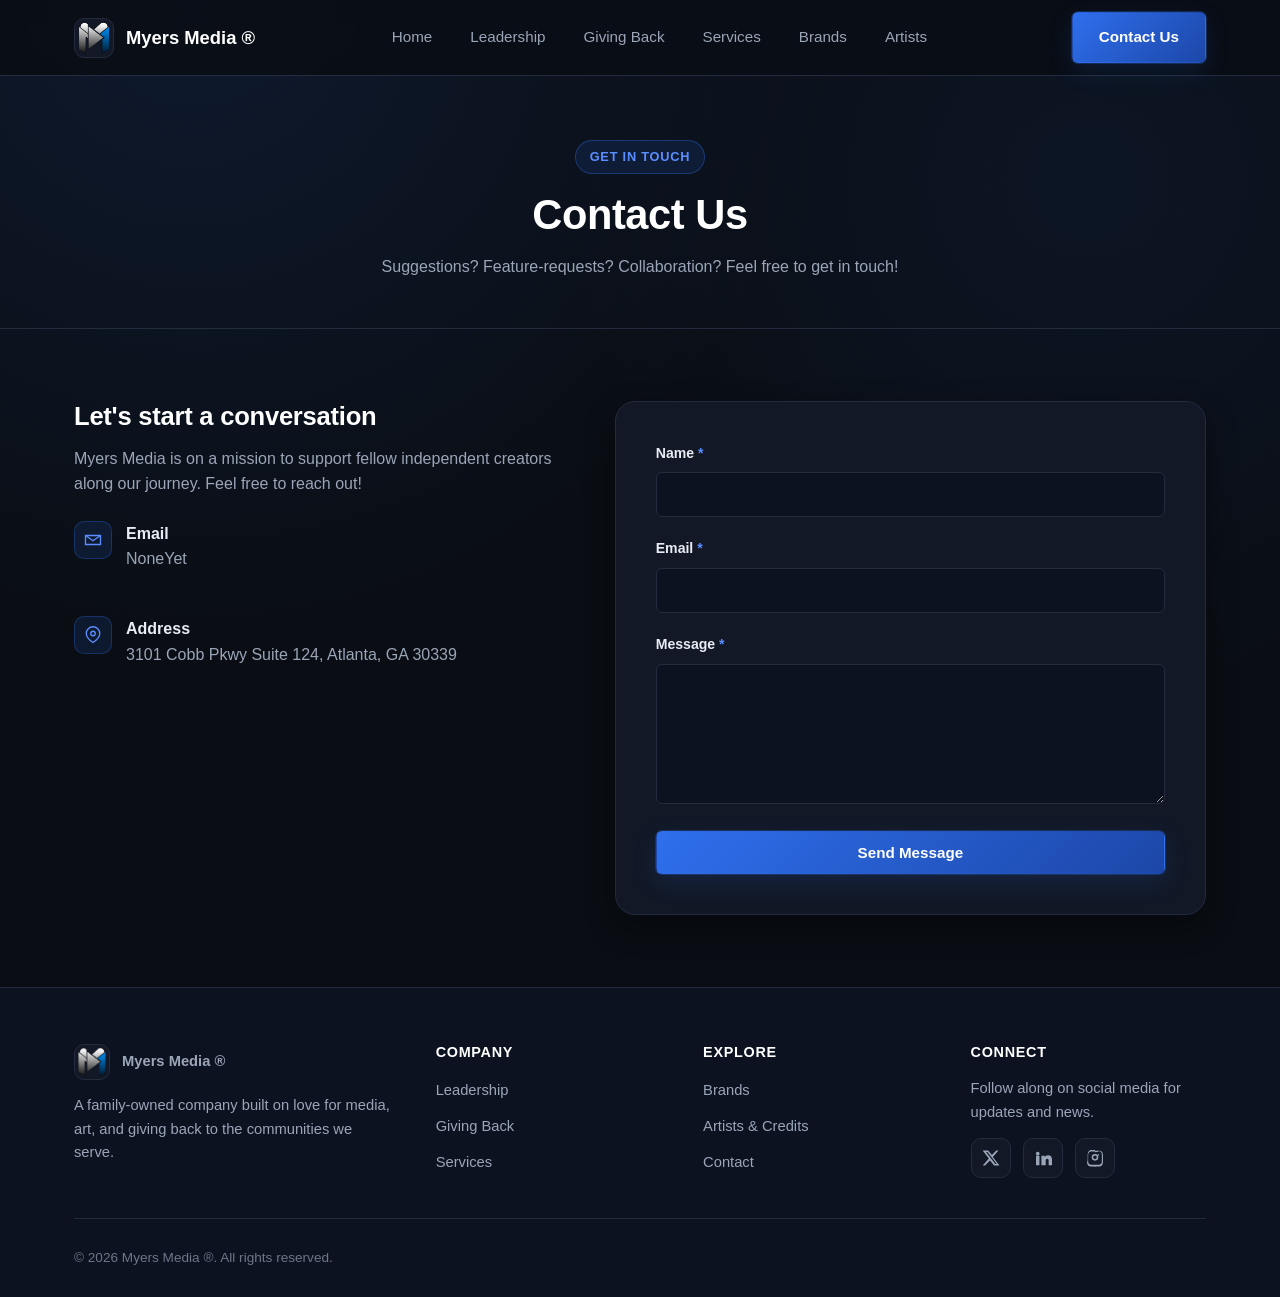
<file: contact.html>
<!DOCTYPE html>
<html lang="en">
<head>
  <meta charset="UTF-8">
  <meta name="viewport" content="width=device-width, initial-scale=1.0">
  <title>Contact | Myers Media &reg;</title>
  <meta name="description" content="Get in touch with Myers Media &reg;.">
  <link rel="stylesheet" href="css/styles.css">
</head>
<body>
  <header class="site-header">
    <div class="container nav">
      <a class="nav-brand" href="index.html">
        <img class="nav-logo" src="images/logo-placeholder.svg" alt="Company logo placeholder">
        <span>Myers Media &reg;</span>
      </a>
      <nav class="nav-links" aria-label="Primary">
          <a href="index.html" data-page="index.html">Home</a>
          <a href="about/leadership.html" data-page="leadership.html">Leadership</a>
          <a href="about/giving-back.html" data-page="giving-back.html">Giving Back</a>
          <a href="services.html" data-page="services.html">Services</a>
          <a href="brands.html" data-page="brands.html">Brands</a>
          <a href="artists.html" data-page="artists.html">Artists</a>
      </nav>
      <a class="btn btn-primary nav-cta" href="contact.html">Contact Us</a>
      <button class="nav-toggle" aria-label="Toggle navigation menu" aria-expanded="false">
        <span></span>
      </button>
    </div>
  </header>

  <main>
    <section class="page-hero">
      <div class="container">
        <span class="hero-eyebrow">Get In Touch</span>
        <h1>Contact Us</h1>
        <p>Suggestions? Feature-requests? Collaboration? Feel free to get in touch!</p>
      </div>
    </section>

    <section class="section">
      <div class="container contact-layout">
        <div class="contact-info">
          <h2>Let's start a conversation</h2>
          <p>Myers Media is on a mission to support fellow independent creators along our journey. Feel free to reach out!</p>
          <div class="contact-info-item">
            <div class="contact-info-icon">
              <svg width="18" height="18" viewBox="0 0 24 24" fill="none" stroke="currentColor" stroke-width="1.8"><path d="M4 4h16v16H4z" opacity="0"/><path d="M22 6l-10 7L2 6"/><path d="M2 6h20v12H2z"/></svg>
            </div>
            <div>
              <strong>Email</strong>
              <p>NoneYet</p>
            </div>
          </div>
          <div class="contact-info-item">
            <div class="contact-info-icon">
              <svg width="18" height="18" viewBox="0 0 24 24" fill="none" stroke="currentColor" stroke-width="1.8"><path d="M21 10c0 6-9 12-9 12s-9-6-9-12a9 9 0 0 1 18 0Z"/><circle cx="12" cy="10" r="3"/></svg>
            </div>
            <div>
              <strong>Address</strong>
              <p>3101 Cobb Pkwy Suite 124, Atlanta, GA 30339</p>
            </div>
          </div>
        </div>

        <form class="contact-form" id="contact-form" novalidate>
          <div class="form-group">
            <label for="name">Name <span class="required">*</span></label>
            <input type="text" id="name" name="name" required autocomplete="name">
          </div>
          <div class="form-group">
            <label for="email">Email <span class="required">*</span></label>
            <input type="email" id="email" name="email" required autocomplete="email">
          </div>
          <div class="form-group">
            <label for="message">Message <span class="required">*</span></label>
            <textarea id="message" name="message" required></textarea>
          </div>
          <button type="submit" class="btn btn-primary btn-block">Send Message</button>
          <div class="form-status" id="form-status" role="status"></div>
        </form>
      </div>
    </section>

  </main>
  <footer class="site-footer">
    <div class="container">
      <div class="footer-top">
        <div class="footer-col">
          <a class="footer-brand" href="index.html">
            <img class="nav-logo" src="images/logo-placeholder.svg" alt="Company logo placeholder" style="width:36px;height:36px;">
            <span>Myers Media &reg;</span>
          </a>
          <p>A family-owned company built on love for media, art, and giving back to the communities we serve.</p>
        </div>
        <div class="footer-col">
          <h4>Company</h4>
          <ul>
            <li><a href="about/leadership.html">Leadership</a></li>
            <li><a href="about/giving-back.html">Giving Back</a></li>
            <li><a href="services.html">Services</a></li>
          </ul>
        </div>
        <div class="footer-col">
          <h4>Explore</h4>
          <ul>
            <li><a href="brands.html">Brands</a></li>
            <li><a href="artists.html">Artists &amp; Credits</a></li>
            <li><a href="contact.html">Contact</a></li>
          </ul>
        </div>
        <div class="footer-col">
          <h4>Connect</h4>
          <p>Follow along on social media for updates and news.</p>
          <div class="social-links" style="margin-top:14px;">
            <a href="#" data-social="twitter" aria-label="Twitter / X" target="_blank" rel="noopener"><svg viewBox="0 0 24 24" fill="currentColor" aria-hidden="true"><path d="M18.9 2H22l-7.6 8.7L23.3 22h-7.1l-5.6-6.7L4 22H1l8.1-9.3L0.9 2h7.3l5 6.1L18.9 2Zm-1.2 18h1.9L7.4 4h-2L17.7 20Z"/></svg></a>
            <a href="#" data-social="linkedin" aria-label="LinkedIn" target="_blank" rel="noopener"><svg viewBox="0 0 24 24" fill="currentColor" aria-hidden="true"><path d="M4.98 3.5A2.5 2.5 0 1 1 2.48 6a2.5 2.5 0 0 1 2.5-2.5ZM2.7 8.98h4.56V21.5H2.7V8.98ZM9.86 8.98h4.37v1.71h.06c.61-1.15 2.1-2.36 4.32-2.36 4.62 0 5.47 3.04 5.47 7v6.17h-4.56v-5.47c0-1.3-.02-2.98-1.82-2.98-1.82 0-2.1 1.42-2.1 2.88v5.57H9.86V8.98Z"/></svg></a>
            <a href="#" data-social="instagram" aria-label="Instagram" target="_blank" rel="noopener"><svg viewBox="0 0 24 24" fill="currentColor" aria-hidden="true"><path d="M12 2.2c3.2 0 3.58.01 4.85.07 1.17.05 1.97.24 2.43.4a4.9 4.9 0 0 1 1.77 1.15 4.9 4.9 0 0 1 1.15 1.77c.16.46.35 1.26.4 2.43.06 1.27.07 1.65.07 4.85s-.01 3.58-.07 4.85c-.05 1.17-.24 1.97-.4 2.43a4.9 4.9 0 0 1-1.15 1.77 4.9 4.9 0 0 1-1.77 1.15c-.46.16-1.26.35-2.43.4-1.27.06-1.65.07-4.85.07s-3.58-.01-4.85-.07c-1.17-.05-1.97-.24-2.43-.4a4.9 4.9 0 0 1-1.77-1.15 4.9 4.9 0 0 1-1.15-1.77c-.16-.46-.35-1.26-.4-2.43C2.21 15.58 2.2 15.2 2.2 12s.01-3.58.07-4.85c.05-1.17.24-1.97.4-2.43a4.9 4.9 0 0 1 1.15-1.77A4.9 4.9 0 0 1 5.59 1.8c.46-.16 1.26-.35 2.43-.4C9.29 1.34 9.67 1.33 12 1.33m0 2c-3.15 0-3.5.01-4.73.07-1.03.05-1.6.22-1.97.36-.5.19-.85.42-1.22.79-.37.37-.6.72-.79 1.22-.14.37-.31.94-.36 1.97C2.86 8.64 2.85 8.99 2.85 12s.01 3.36.08 4.59c.05 1.03.22 1.6.36 1.97.19.5.42.85.79 1.22.37.37.72.6 1.22.79.37.14.94.31 1.97.36 1.23.06 1.58.08 4.73.08s3.5-.02 4.73-.08c1.03-.05 1.6-.22 1.97-.36.5-.19.85-.42 1.22-.79.37-.37.6-.72.79-1.22.14-.37.31-.94.36-1.97.06-1.23.08-1.58.08-4.59s-.02-3.36-.08-4.59c-.05-1.03-.22-1.6-.36-1.97a3.3 3.3 0 0 0-.79-1.22 3.3 3.3 0 0 0-1.22-.79c-.37-.14-.94-.31-1.97-.36C15.5 4.21 15.15 4.2 12 4.2Zm0 3.38a4.42 4.42 0 1 1 0 8.84 4.42 4.42 0 0 1 0-8.84Zm0 1.98a2.44 2.44 0 1 0 0 4.88 2.44 2.44 0 0 0 0-4.88Zm4.6-2.17a1.03 1.03 0 1 1 0 2.06 1.03 1.03 0 0 1 0-2.06Z"/></svg></a>
          </div>
        </div>
      </div>
      <div class="footer-bottom">
        <p class="footer-copy">&copy; <span data-year></span> Myers Media &reg;. All rights reserved.</p>
      </div>
    </div>
  </footer>

  <script src="js/config.js"></script>
  <script src="js/main.js"></script>
  <script src="https://www.google.com/recaptcha/enterprise.js?render=6LeCnootAAAAALlaIyzbwRQHKXlcAjwJs-1LLWN6" async defer></script>
  <script src="js/contact.js"></script>
</body>
</html>
</file>
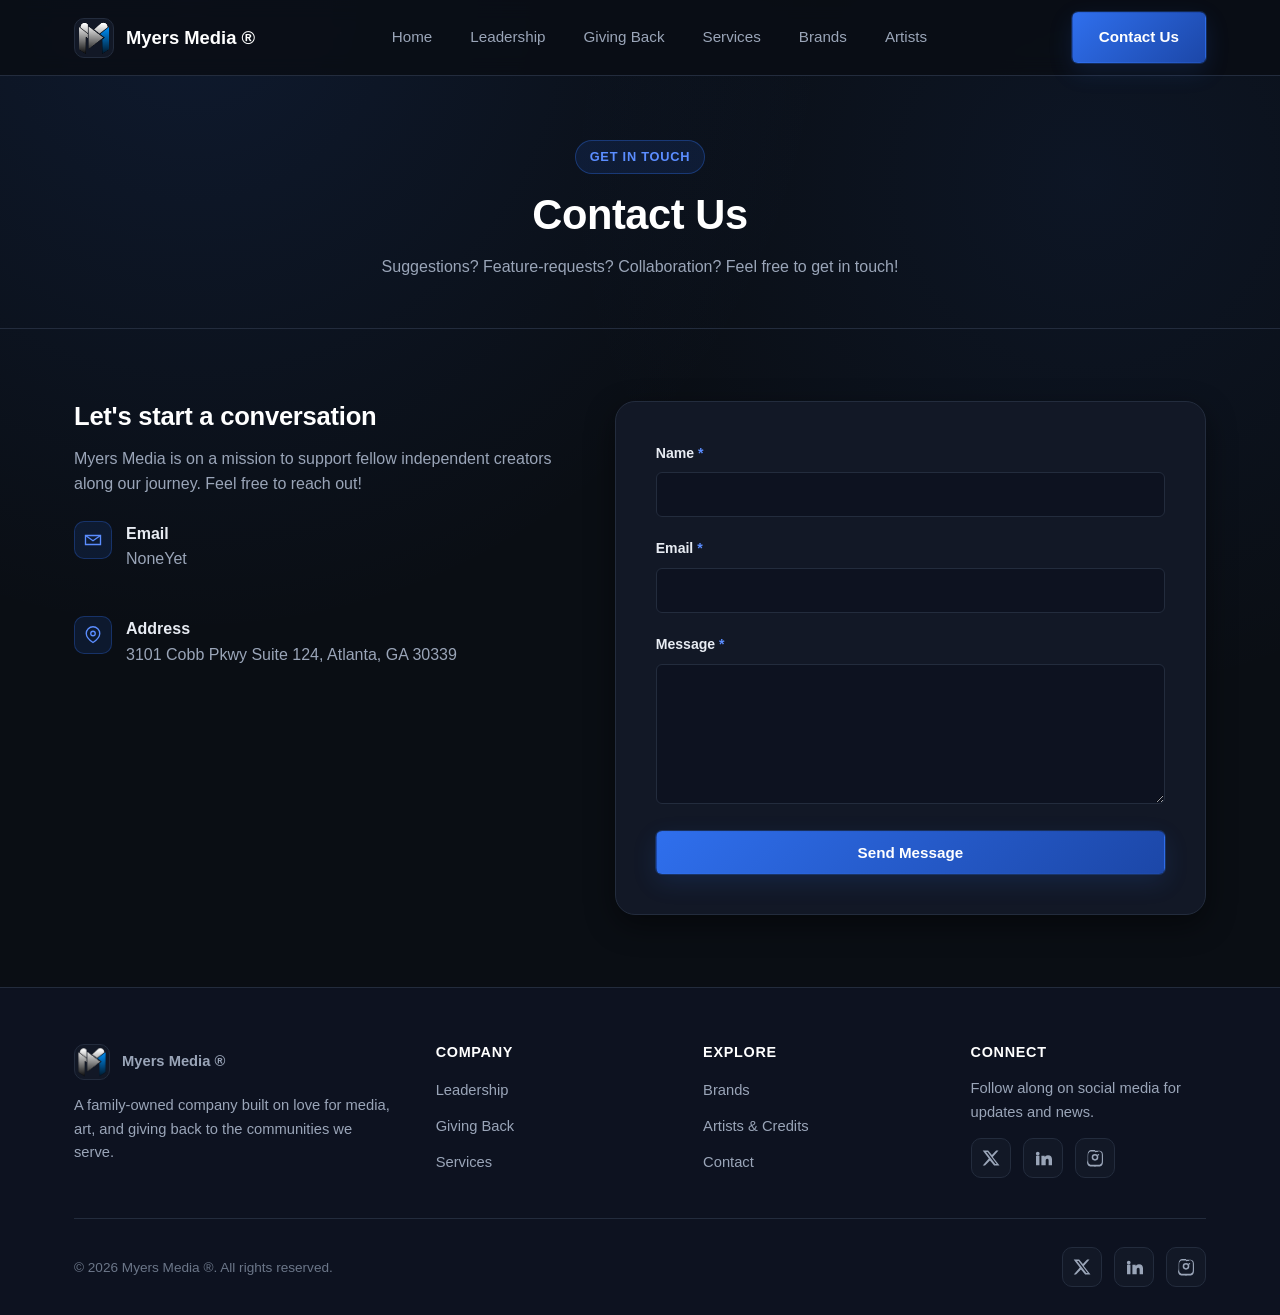
<file: contact1.html>
<!DOCTYPE html>
<html lang="en">
<head>
  <meta charset="UTF-8">
  <meta name="viewport" content="width=device-width, initial-scale=1.0">
  <title>Contact | Myers Media &reg;</title>
  <meta name="description" content="Get in touch with Myers Media &reg;.">
  <link rel="stylesheet" href="css/styles.css">
</head>
<body>
  <header class="site-header">
    <div class="container nav">
      <a class="nav-brand" href="index.html">
        <img class="nav-logo" src="images/logo-placeholder.svg" alt="Company logo placeholder">
        <span>Myers Media &reg;</span>
      </a>
      <nav class="nav-links" aria-label="Primary">
          <a href="index.html" data-page="index.html">Home</a>
          <a href="about/leadership.html" data-page="leadership.html">Leadership</a>
          <a href="about/giving-back.html" data-page="giving-back.html">Giving Back</a>
          <a href="services.html" data-page="services.html">Services</a>
          <a href="brands.html" data-page="brands.html">Brands</a>
          <a href="artists.html" data-page="artists.html">Artists</a>
      </nav>
      <a class="btn btn-primary nav-cta" href="contact.html">Contact Us</a>
      <button class="nav-toggle" aria-label="Toggle navigation menu" aria-expanded="false">
        <span></span>
      </button>
    </div>
  </header>

  <main>
    <section class="page-hero">
      <div class="container">
        <span class="hero-eyebrow">Get In Touch</span>
        <h1>Contact Us</h1>
        <p>Suggestions? Feature-requests? Collaboration? Feel free to get in touch!</p>
      </div>
    </section>

    <section class="section">
      <div class="container contact-layout">
        <div class="contact-info">
          <h2>Let's start a conversation</h2>
          <p>Myers Media is on a mission to support fellow independent creators along our journey. Feel free to reach out!</p>
          <div class="contact-info-item">
            <div class="contact-info-icon">
              <svg width="18" height="18" viewBox="0 0 24 24" fill="none" stroke="currentColor" stroke-width="1.8"><path d="M4 4h16v16H4z" opacity="0"/><path d="M22 6l-10 7L2 6"/><path d="M2 6h20v12H2z"/></svg>
            </div>
            <div>
              <strong>Email</strong>
              <p>NoneYet</p>
            </div>
          </div>
          <div class="contact-info-item">
            <div class="contact-info-icon">
              <svg width="18" height="18" viewBox="0 0 24 24" fill="none" stroke="currentColor" stroke-width="1.8"><path d="M21 10c0 6-9 12-9 12s-9-6-9-12a9 9 0 0 1 18 0Z"/><circle cx="12" cy="10" r="3"/></svg>
            </div>
            <div>
              <strong>Address</strong>
              <p>3101 Cobb Pkwy Suite 124, Atlanta, GA 30339</p>
            </div>
          </div>
        </div>

        <form class="contact-form" id="contact-form" novalidate>
          <div class="form-group">
            <label for="name">Name <span class="required">*</span></label>
            <input type="text" id="name" name="name" required autocomplete="name">
          </div>
          <div class="form-group">
            <label for="email">Email <span class="required">*</span></label>
            <input type="email" id="email" name="email" required autocomplete="email">
          </div>
          <div class="form-group">
            <label for="message">Message <span class="required">*</span></label>
            <textarea id="message" name="message" required></textarea>
          </div>
          <div class="form-group">
            <div class="g-recaptcha" data-sitekey="6LfmhIotAAAAALxF99_Gw1UdXuJJerqU4XHP0SZw"></div>
          </div>
          <button type="submit" class="btn btn-primary btn-block">Send Message</button>
          <div class="form-status" id="form-status" role="status"></div>
        </form>
      </div>
    </section>

  </main>
  <footer class="site-footer">
    <div class="container">
      <div class="footer-top">
        <div class="footer-col">
          <a class="footer-brand" href="index.html">
            <img class="nav-logo" src="images/logo-placeholder.svg" alt="Company logo placeholder" style="width:36px;height:36px;">
            <span>Myers Media &reg;</span>
          </a>
          <p>A family-owned company built on love for media, art, and giving back to the communities we serve.</p>
        </div>
        <div class="footer-col">
          <h4>Company</h4>
          <ul>
            <li><a href="about/leadership.html">Leadership</a></li>
            <li><a href="about/giving-back.html">Giving Back</a></li>
            <li><a href="services.html">Services</a></li>
          </ul>
        </div>
        <div class="footer-col">
          <h4>Explore</h4>
          <ul>
            <li><a href="brands.html">Brands</a></li>
            <li><a href="artists.html">Artists &amp; Credits</a></li>
            <li><a href="contact.html">Contact</a></li>
          </ul>
        </div>
        <div class="footer-col">
          <h4>Connect</h4>
          <p>Follow along on social media for updates and news.</p>
          <div class="social-links" style="margin-top:14px;">
            <a href="#" data-social="twitter" aria-label="Twitter / X" target="_blank" rel="noopener"><svg viewBox="0 0 24 24" fill="currentColor" aria-hidden="true"><path d="M18.9 2H22l-7.6 8.7L23.3 22h-7.1l-5.6-6.7L4 22H1l8.1-9.3L0.9 2h7.3l5 6.1L18.9 2Zm-1.2 18h1.9L7.4 4h-2L17.7 20Z"/></svg></a>
            <a href="#" data-social="linkedin" aria-label="LinkedIn" target="_blank" rel="noopener"><svg viewBox="0 0 24 24" fill="currentColor" aria-hidden="true"><path d="M4.98 3.5A2.5 2.5 0 1 1 2.48 6a2.5 2.5 0 0 1 2.5-2.5ZM2.7 8.98h4.56V21.5H2.7V8.98ZM9.86 8.98h4.37v1.71h.06c.61-1.15 2.1-2.36 4.32-2.36 4.62 0 5.47 3.04 5.47 7v6.17h-4.56v-5.47c0-1.3-.02-2.98-1.82-2.98-1.82 0-2.1 1.42-2.1 2.88v5.57H9.86V8.98Z"/></svg></a>
            <a href="#" data-social="instagram" aria-label="Instagram" target="_blank" rel="noopener"><svg viewBox="0 0 24 24" fill="currentColor" aria-hidden="true"><path d="M12 2.2c3.2 0 3.58.01 4.85.07 1.17.05 1.97.24 2.43.4a4.9 4.9 0 0 1 1.77 1.15 4.9 4.9 0 0 1 1.15 1.77c.16.46.35 1.26.4 2.43.06 1.27.07 1.65.07 4.85s-.01 3.58-.07 4.85c-.05 1.17-.24 1.97-.4 2.43a4.9 4.9 0 0 1-1.15 1.77 4.9 4.9 0 0 1-1.77 1.15c-.46.16-1.26.35-2.43.4-1.27.06-1.65.07-4.85.07s-3.58-.01-4.85-.07c-1.17-.05-1.97-.24-2.43-.4a4.9 4.9 0 0 1-1.77-1.15 4.9 4.9 0 0 1-1.15-1.77c-.16-.46-.35-1.26-.4-2.43C2.21 15.58 2.2 15.2 2.2 12s.01-3.58.07-4.85c.05-1.17.24-1.97.4-2.43a4.9 4.9 0 0 1 1.15-1.77A4.9 4.9 0 0 1 5.59 1.8c.46-.16 1.26-.35 2.43-.4C9.29 1.34 9.67 1.33 12 1.33m0 2c-3.15 0-3.5.01-4.73.07-1.03.05-1.6.22-1.97.36-.5.19-.85.42-1.22.79-.37.37-.6.72-.79 1.22-.14.37-.31.94-.36 1.97C2.86 8.64 2.85 8.99 2.85 12s.01 3.36.08 4.59c.05 1.03.22 1.6.36 1.97.19.5.42.85.79 1.22.37.37.72.6 1.22.79.37.14.94.31 1.97.36 1.23.06 1.58.08 4.73.08s3.5-.02 4.73-.08c1.03-.05 1.6-.22 1.97-.36.5-.19.85-.42 1.22-.79.37-.37.6-.72.79-1.22.14-.37.31-.94.36-1.97.06-1.23.08-1.58.08-4.59s-.02-3.36-.08-4.59c-.05-1.03-.22-1.6-.36-1.97a3.3 3.3 0 0 0-.79-1.22 3.3 3.3 0 0 0-1.22-.79c-.37-.14-.94-.31-1.97-.36C15.5 4.21 15.15 4.2 12 4.2Zm0 3.38a4.42 4.42 0 1 1 0 8.84 4.42 4.42 0 0 1 0-8.84Zm0 1.98a2.44 2.44 0 1 0 0 4.88 2.44 2.44 0 0 0 0-4.88Zm4.6-2.17a1.03 1.03 0 1 1 0 2.06 1.03 1.03 0 0 1 0-2.06Z"/></svg></a>
          </div>
        </div>
      </div>
      <div class="footer-bottom">
        <p class="footer-copy">&copy; <span data-year></span> Myers Media &reg;. All rights reserved.</p>
        <div class="social-links">
          <a href="#" data-social="twitter" aria-label="Twitter / X" target="_blank" rel="noopener"><svg viewBox="0 0 24 24" fill="currentColor" aria-hidden="true"><path d="M18.9 2H22l-7.6 8.7L23.3 22h-7.1l-5.6-6.7L4 22H1l8.1-9.3L0.9 2h7.3l5 6.1L18.9 2Zm-1.2 18h1.9L7.4 4h-2L17.7 20Z"/></svg></a>
          <a href="#" data-social="linkedin" aria-label="LinkedIn" target="_blank" rel="noopener"><svg viewBox="0 0 24 24" fill="currentColor" aria-hidden="true"><path d="M4.98 3.5A2.5 2.5 0 1 1 2.48 6a2.5 2.5 0 0 1 2.5-2.5ZM2.7 8.98h4.56V21.5H2.7V8.98ZM9.86 8.98h4.37v1.71h.06c.61-1.15 2.1-2.36 4.32-2.36 4.62 0 5.47 3.04 5.47 7v6.17h-4.56v-5.47c0-1.3-.02-2.98-1.82-2.98-1.82 0-2.1 1.42-2.1 2.88v5.57H9.86V8.98Z"/></svg></a>
          <a href="#" data-social="instagram" aria-label="Instagram" target="_blank" rel="noopener"><svg viewBox="0 0 24 24" fill="currentColor" aria-hidden="true"><path d="M12 2.2c3.2 0 3.58.01 4.85.07 1.17.05 1.97.24 2.43.4a4.9 4.9 0 0 1 1.77 1.15 4.9 4.9 0 0 1 1.15 1.77c.16.46.35 1.26.4 2.43.06 1.27.07 1.65.07 4.85s-.01 3.58-.07 4.85c-.05 1.17-.24 1.97-.4 2.43a4.9 4.9 0 0 1-1.15 1.77 4.9 4.9 0 0 1-1.77 1.15c-.46.16-1.26.35-2.43.4-1.27.06-1.65.07-4.85.07s-3.58-.01-4.85-.07c-1.17-.05-1.97-.24-2.43-.4a4.9 4.9 0 0 1-1.77-1.15 4.9 4.9 0 0 1-1.15-1.77c-.16-.46-.35-1.26-.4-2.43C2.21 15.58 2.2 15.2 2.2 12s.01-3.58.07-4.85c.05-1.17.24-1.97.4-2.43a4.9 4.9 0 0 1 1.15-1.77A4.9 4.9 0 0 1 5.59 1.8c.46-.16 1.26-.35 2.43-.4C9.29 1.34 9.67 1.33 12 1.33m0 2c-3.15 0-3.5.01-4.73.07-1.03.05-1.6.22-1.97.36-.5.19-.85.42-1.22.79-.37.37-.6.72-.79 1.22-.14.37-.31.94-.36 1.97C2.86 8.64 2.85 8.99 2.85 12s.01 3.36.08 4.59c.05 1.03.22 1.6.36 1.97.19.5.42.85.79 1.22.37.37.72.6 1.22.79.37.14.94.31 1.97.36 1.23.06 1.58.08 4.73.08s3.5-.02 4.73-.08c1.03-.05 1.6-.22 1.97-.36.5-.19.85-.42 1.22-.79.37-.37.6-.72.79-1.22.14-.37.31-.94.36-1.97.06-1.23.08-1.58.08-4.59s-.02-3.36-.08-4.59c-.05-1.03-.22-1.6-.36-1.97a3.3 3.3 0 0 0-.79-1.22 3.3 3.3 0 0 0-1.22-.79c-.37-.14-.94-.31-1.97-.36C15.5 4.21 15.15 4.2 12 4.2Zm0 3.38a4.42 4.42 0 1 1 0 8.84 4.42 4.42 0 0 1 0-8.84Zm0 1.98a2.44 2.44 0 1 0 0 4.88 2.44 2.44 0 0 0 0-4.88Zm4.6-2.17a1.03 1.03 0 1 1 0 2.06 1.03 1.03 0 0 1 0-2.06Z"/></svg></a>
        </div>
      </div>
    </div>
  </footer>

  <script src="js/config.js"></script>
  <script src="js/main.js"></script>
  <script src="https://www.google.com/recaptcha/api.js" async defer></script>
  <script src="js/contact.js"></script>
</body>
</html>
</file>
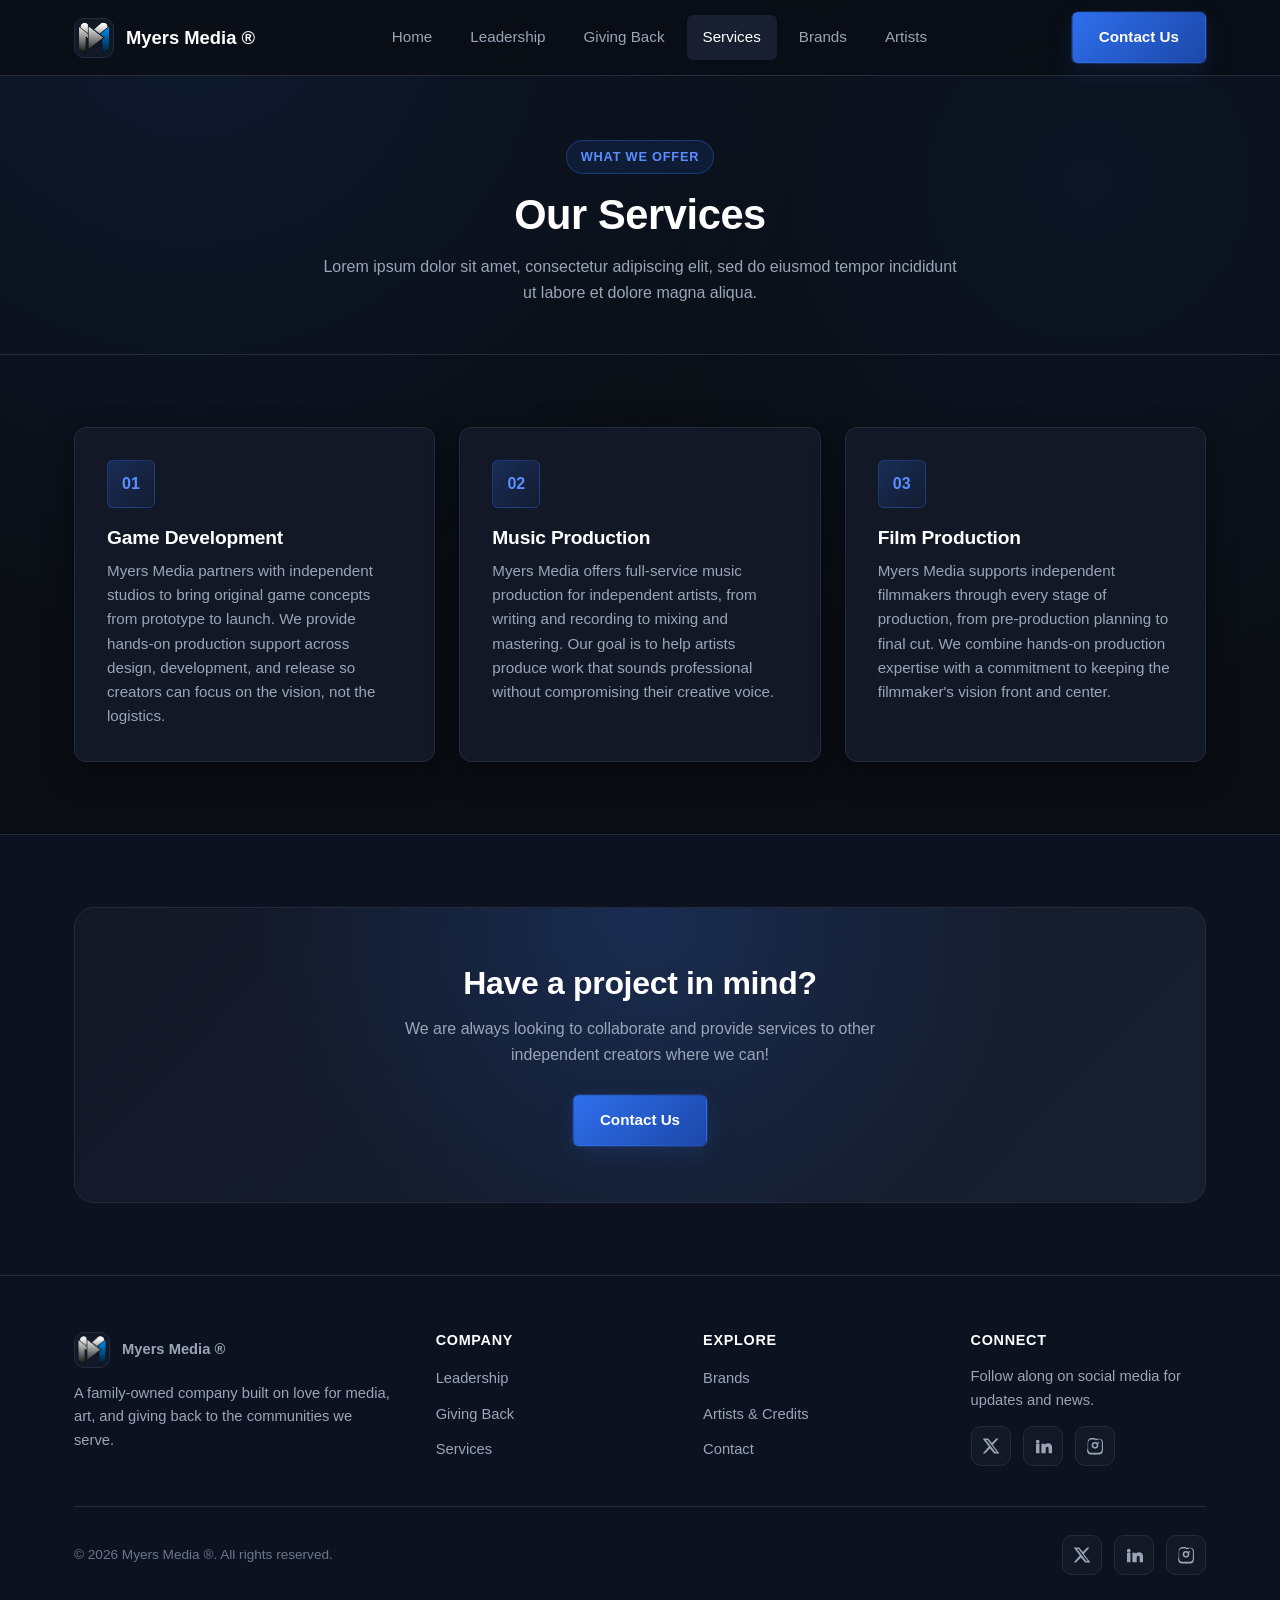
<file: services.html>
<!DOCTYPE html>
<html lang="en">
<head>
  <meta charset="UTF-8">
  <meta name="viewport" content="width=device-width, initial-scale=1.0">
  <title>Services | Myers Media &reg;</title>
  <meta name="description" content="Explore the services offered by Myers Media &reg;.">
  <link rel="stylesheet" href="css/styles.css">
</head>
<body>
  <header class="site-header">
    <div class="container nav">
      <a class="nav-brand" href="index.html">
        <img class="nav-logo" src="images/logo-placeholder.svg" alt="Company logo placeholder">
        <span>Myers Media &reg;</span>
      </a>
      <nav class="nav-links" aria-label="Primary">
          <a href="index.html" data-page="index.html">Home</a>
          <a href="about/leadership.html" data-page="leadership.html">Leadership</a>
          <a href="about/giving-back.html" data-page="giving-back.html">Giving Back</a>
          <a href="services.html" data-page="services.html">Services</a>
          <a href="brands.html" data-page="brands.html">Brands</a>
          <a href="artists.html" data-page="artists.html">Artists</a>
      </nav>
      <a class="btn btn-primary nav-cta" href="contact.html">Contact Us</a>
      <button class="nav-toggle" aria-label="Toggle navigation menu" aria-expanded="false">
        <span></span>
      </button>
    </div>
  </header>

  <main>
    <section class="page-hero">
      <div class="container">
        <span class="hero-eyebrow">What We Offer</span>
        <h1>Our Services</h1>
        <p>Lorem ipsum dolor sit amet, consectetur adipiscing elit, sed do eiusmod tempor incididunt ut labore et dolore magna aliqua.</p>
      </div>
    </section>

    <section class="section">
      <div class="container">
        <div class="grid grid-3">
          <div class="card">
            <div class="card-icon">01</div>
            <h3>Game Development</h3>
            <p>Myers Media partners with independent studios to bring original game concepts from prototype to launch. We provide hands-on production support across design, development, and release so creators can focus on the vision, not the logistics.</p>
          </div>
          <div class="card">
            <div class="card-icon">02</div>
            <h3>Music Production</h3>
            <p>Myers Media offers full-service music production for independent artists, from writing and recording to mixing and mastering. Our goal is to help artists produce work that sounds professional without compromising their creative voice.</p>
          </div>
          <div class="card">
            <div class="card-icon">03</div>
            <h3>Film Production</h3>
            <p>Myers Media supports independent filmmakers through every stage of production, from pre-production planning to final cut. We combine hands-on production expertise with a commitment to keeping the filmmaker's vision front and center.</p>
          </div>
        </div>
      </div>
    </section>

    <section class="section section-alt">
      <div class="container">
        <div class="cta-banner">
          <h2>Have a project in mind?</h2>
          <p>We are always looking to collaborate and provide services to other independent creators where we can!</p>
          <a class="btn btn-primary" href="contact.html">Contact Us</a>
        </div>
      </div>
    </section>

  </main>
  <footer class="site-footer">
    <div class="container">
      <div class="footer-top">
        <div class="footer-col">
          <a class="footer-brand" href="index.html">
            <img class="nav-logo" src="images/logo-placeholder.svg" alt="Company logo placeholder" style="width:36px;height:36px;">
            <span>Myers Media &reg;</span>
          </a>
          <p>A family-owned company built on love for media, art, and giving back to the communities we serve.</p>
        </div>
        <div class="footer-col">
          <h4>Company</h4>
          <ul>
            <li><a href="about/leadership.html">Leadership</a></li>
            <li><a href="about/giving-back.html">Giving Back</a></li>
            <li><a href="services.html">Services</a></li>
          </ul>
        </div>
        <div class="footer-col">
          <h4>Explore</h4>
          <ul>
            <li><a href="brands.html">Brands</a></li>
            <li><a href="artists.html">Artists &amp; Credits</a></li>
            <li><a href="contact.html">Contact</a></li>
          </ul>
        </div>
        <div class="footer-col">
          <h4>Connect</h4>
          <p>Follow along on social media for updates and news.</p>
          <div class="social-links" style="margin-top:14px;">
            <a href="#" data-social="twitter" aria-label="Twitter / X" target="_blank" rel="noopener"><svg viewBox="0 0 24 24" fill="currentColor" aria-hidden="true"><path d="M18.9 2H22l-7.6 8.7L23.3 22h-7.1l-5.6-6.7L4 22H1l8.1-9.3L0.9 2h7.3l5 6.1L18.9 2Zm-1.2 18h1.9L7.4 4h-2L17.7 20Z"/></svg></a>
            <a href="#" data-social="linkedin" aria-label="LinkedIn" target="_blank" rel="noopener"><svg viewBox="0 0 24 24" fill="currentColor" aria-hidden="true"><path d="M4.98 3.5A2.5 2.5 0 1 1 2.48 6a2.5 2.5 0 0 1 2.5-2.5ZM2.7 8.98h4.56V21.5H2.7V8.98ZM9.86 8.98h4.37v1.71h.06c.61-1.15 2.1-2.36 4.32-2.36 4.62 0 5.47 3.04 5.47 7v6.17h-4.56v-5.47c0-1.3-.02-2.98-1.82-2.98-1.82 0-2.1 1.42-2.1 2.88v5.57H9.86V8.98Z"/></svg></a>
            <a href="#" data-social="instagram" aria-label="Instagram" target="_blank" rel="noopener"><svg viewBox="0 0 24 24" fill="currentColor" aria-hidden="true"><path d="M12 2.2c3.2 0 3.58.01 4.85.07 1.17.05 1.97.24 2.43.4a4.9 4.9 0 0 1 1.77 1.15 4.9 4.9 0 0 1 1.15 1.77c.16.46.35 1.26.4 2.43.06 1.27.07 1.65.07 4.85s-.01 3.58-.07 4.85c-.05 1.17-.24 1.97-.4 2.43a4.9 4.9 0 0 1-1.15 1.77 4.9 4.9 0 0 1-1.77 1.15c-.46.16-1.26.35-2.43.4-1.27.06-1.65.07-4.85.07s-3.58-.01-4.85-.07c-1.17-.05-1.97-.24-2.43-.4a4.9 4.9 0 0 1-1.77-1.15 4.9 4.9 0 0 1-1.15-1.77c-.16-.46-.35-1.26-.4-2.43C2.21 15.58 2.2 15.2 2.2 12s.01-3.58.07-4.85c.05-1.17.24-1.97.4-2.43a4.9 4.9 0 0 1 1.15-1.77A4.9 4.9 0 0 1 5.59 1.8c.46-.16 1.26-.35 2.43-.4C9.29 1.34 9.67 1.33 12 1.33m0 2c-3.15 0-3.5.01-4.73.07-1.03.05-1.6.22-1.97.36-.5.19-.85.42-1.22.79-.37.37-.6.72-.79 1.22-.14.37-.31.94-.36 1.97C2.86 8.64 2.85 8.99 2.85 12s.01 3.36.08 4.59c.05 1.03.22 1.6.36 1.97.19.5.42.85.79 1.22.37.37.72.6 1.22.79.37.14.94.31 1.97.36 1.23.06 1.58.08 4.73.08s3.5-.02 4.73-.08c1.03-.05 1.6-.22 1.97-.36.5-.19.85-.42 1.22-.79.37-.37.6-.72.79-1.22.14-.37.31-.94.36-1.97.06-1.23.08-1.58.08-4.59s-.02-3.36-.08-4.59c-.05-1.03-.22-1.6-.36-1.97a3.3 3.3 0 0 0-.79-1.22 3.3 3.3 0 0 0-1.22-.79c-.37-.14-.94-.31-1.97-.36C15.5 4.21 15.15 4.2 12 4.2Zm0 3.38a4.42 4.42 0 1 1 0 8.84 4.42 4.42 0 0 1 0-8.84Zm0 1.98a2.44 2.44 0 1 0 0 4.88 2.44 2.44 0 0 0 0-4.88Zm4.6-2.17a1.03 1.03 0 1 1 0 2.06 1.03 1.03 0 0 1 0-2.06Z"/></svg></a>
          </div>
        </div>
      </div>
      <div class="footer-bottom">
        <p class="footer-copy">&copy; <span data-year></span> Myers Media &reg;. All rights reserved.</p>
        <div class="social-links">
          <a href="#" data-social="twitter" aria-label="Twitter / X" target="_blank" rel="noopener"><svg viewBox="0 0 24 24" fill="currentColor" aria-hidden="true"><path d="M18.9 2H22l-7.6 8.7L23.3 22h-7.1l-5.6-6.7L4 22H1l8.1-9.3L0.9 2h7.3l5 6.1L18.9 2Zm-1.2 18h1.9L7.4 4h-2L17.7 20Z"/></svg></a>
          <a href="#" data-social="linkedin" aria-label="LinkedIn" target="_blank" rel="noopener"><svg viewBox="0 0 24 24" fill="currentColor" aria-hidden="true"><path d="M4.98 3.5A2.5 2.5 0 1 1 2.48 6a2.5 2.5 0 0 1 2.5-2.5ZM2.7 8.98h4.56V21.5H2.7V8.98ZM9.86 8.98h4.37v1.71h.06c.61-1.15 2.1-2.36 4.32-2.36 4.62 0 5.47 3.04 5.47 7v6.17h-4.56v-5.47c0-1.3-.02-2.98-1.82-2.98-1.82 0-2.1 1.42-2.1 2.88v5.57H9.86V8.98Z"/></svg></a>
          <a href="#" data-social="instagram" aria-label="Instagram" target="_blank" rel="noopener"><svg viewBox="0 0 24 24" fill="currentColor" aria-hidden="true"><path d="M12 2.2c3.2 0 3.58.01 4.85.07 1.17.05 1.97.24 2.43.4a4.9 4.9 0 0 1 1.77 1.15 4.9 4.9 0 0 1 1.15 1.77c.16.46.35 1.26.4 2.43.06 1.27.07 1.65.07 4.85s-.01 3.58-.07 4.85c-.05 1.17-.24 1.97-.4 2.43a4.9 4.9 0 0 1-1.15 1.77 4.9 4.9 0 0 1-1.77 1.15c-.46.16-1.26.35-2.43.4-1.27.06-1.65.07-4.85.07s-3.58-.01-4.85-.07c-1.17-.05-1.97-.24-2.43-.4a4.9 4.9 0 0 1-1.77-1.15 4.9 4.9 0 0 1-1.15-1.77c-.16-.46-.35-1.26-.4-2.43C2.21 15.58 2.2 15.2 2.2 12s.01-3.58.07-4.85c.05-1.17.24-1.97.4-2.43a4.9 4.9 0 0 1 1.15-1.77A4.9 4.9 0 0 1 5.59 1.8c.46-.16 1.26-.35 2.43-.4C9.29 1.34 9.67 1.33 12 1.33m0 2c-3.15 0-3.5.01-4.73.07-1.03.05-1.6.22-1.97.36-.5.19-.85.42-1.22.79-.37.37-.6.72-.79 1.22-.14.37-.31.94-.36 1.97C2.86 8.64 2.85 8.99 2.85 12s.01 3.36.08 4.59c.05 1.03.22 1.6.36 1.97.19.5.42.85.79 1.22.37.37.72.6 1.22.79.37.14.94.31 1.97.36 1.23.06 1.58.08 4.73.08s3.5-.02 4.73-.08c1.03-.05 1.6-.22 1.97-.36.5-.19.85-.42 1.22-.79.37-.37.6-.72.79-1.22.14-.37.31-.94.36-1.97.06-1.23.08-1.58.08-4.59s-.02-3.36-.08-4.59c-.05-1.03-.22-1.6-.36-1.97a3.3 3.3 0 0 0-.79-1.22 3.3 3.3 0 0 0-1.22-.79c-.37-.14-.94-.31-1.97-.36C15.5 4.21 15.15 4.2 12 4.2Zm0 3.38a4.42 4.42 0 1 1 0 8.84 4.42 4.42 0 0 1 0-8.84Zm0 1.98a2.44 2.44 0 1 0 0 4.88 2.44 2.44 0 0 0 0-4.88Zm4.6-2.17a1.03 1.03 0 1 1 0 2.06 1.03 1.03 0 0 1 0-2.06Z"/></svg></a>
        </div>
      </div>
    </div>
  </footer>

  <script src="js/config.js"></script>
  <script src="js/main.js"></script>
</body>
</html>
</file>
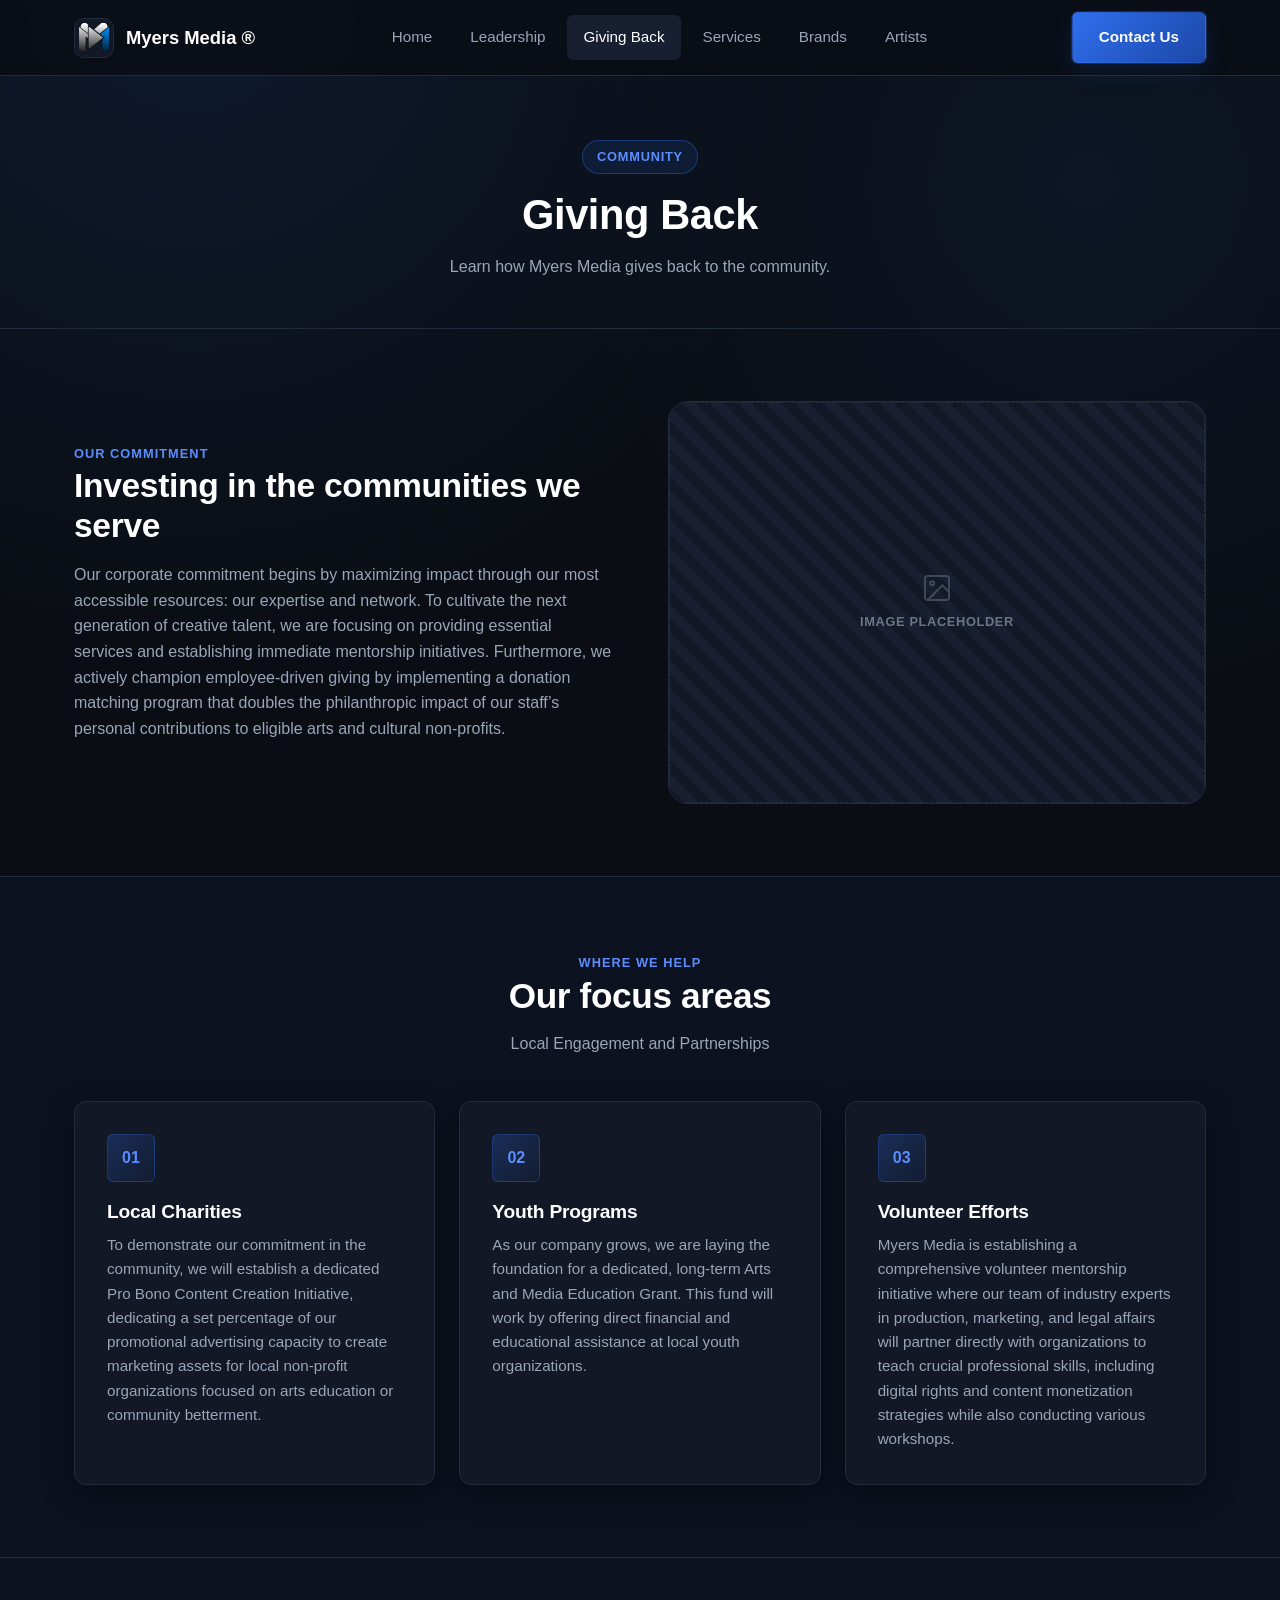
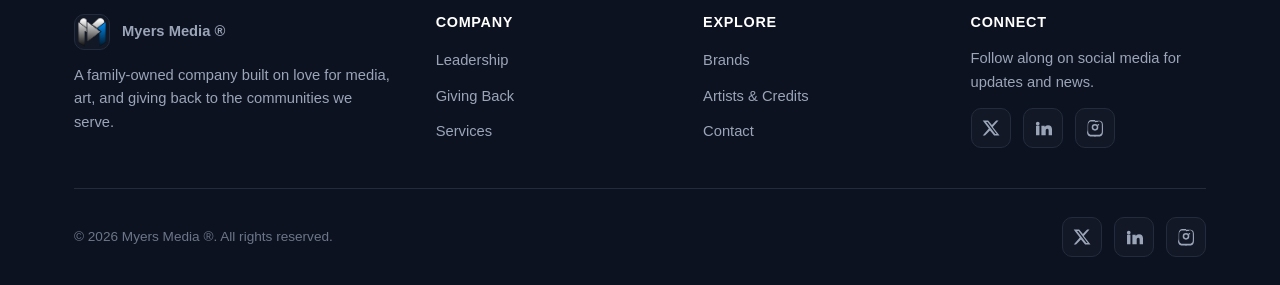
<file: about/giving-back.html>
<!DOCTYPE html>
<html lang="en">
<head>
  <meta charset="UTF-8">
  <meta name="viewport" content="width=device-width, initial-scale=1.0">
  <title>Giving Back | Myers Media &reg;</title>
  <meta name="description" content="Learn how Myers Media gives back to the community.">
  <link rel="stylesheet" href="../css/styles.css">
</head>
<body>
  <header class="site-header">
    <div class="container nav">
      <a class="nav-brand" href="../index.html">
        <img class="nav-logo" src="../images/logo-placeholder.svg" alt="Company logo placeholder">
        <span>Myers Media &reg;</span>
      </a>
      <nav class="nav-links" aria-label="Primary">
          <a href="../index.html" data-page="index.html">Home</a>
          <a href="../about/leadership.html" data-page="leadership.html">Leadership</a>
          <a href="../about/giving-back.html" data-page="giving-back.html">Giving Back</a>
          <a href="../services.html" data-page="services.html">Services</a>
          <a href="../brands.html" data-page="brands.html">Brands</a>
          <a href="../artists.html" data-page="artists.html">Artists</a>
      </nav>
      <a class="btn btn-primary nav-cta" href="../contact.html">Contact Us</a>
      <button class="nav-toggle" aria-label="Toggle navigation menu" aria-expanded="false">
        <span></span>
      </button>
    </div>
  </header>

  <main>
    <section class="page-hero">
      <div class="container">
        <span class="hero-eyebrow">Community</span>
        <h1>Giving Back</h1>
        <p>Learn how Myers Media gives back to the community.</p>
      </div>
    </section>

    <section class="section">
      <div class="container split">
        <div>
          <span class="section-eyebrow">Our Commitment</span>
          <h2>Investing in the communities we serve</h2>
          <p>Our corporate commitment begins by maximizing impact through our most accessible resources: our expertise and network. To cultivate the next generation of creative talent, we are focusing on providing essential services and establishing immediate mentorship initiatives. Furthermore, we actively champion employee-driven giving by implementing a donation matching program that doubles the philanthropic impact of our staff’s personal contributions to eligible arts and cultural non-profits.</p>
        </div>
        <div class="split-media">
          <div class="placeholder-img">
                <svg viewBox="0 0 24 24" fill="none" stroke="currentColor" stroke-width="1.5"><rect x="3" y="3" width="18" height="18" rx="2"/><circle cx="8.5" cy="8.5" r="1.5"/><path d="M21 15l-5-5L5 21"/></svg>
                <span>Image Placeholder</span>
              </div>
        </div>
      </div>
    </section>

    <section class="section section-alt">
      <div class="container">
        <div class="section-head center">
          <span class="section-eyebrow">Where We Help</span>
          <h2>Our focus areas</h2>
          <p>Local Engagement and Partnerships</p>
        </div>
        <div class="grid grid-3">
          <div class="card">
            <div class="card-icon">01</div>
            <h3>Local Charities</h3>
            <p>To demonstrate our commitment in the community, we will establish a dedicated Pro Bono Content Creation Initiative, dedicating a set percentage of our promotional advertising capacity to create marketing assets for local non-profit organizations focused on arts education or community betterment.</p>
          </div>
          <div class="card">
            <div class="card-icon">02</div>
            <h3>Youth Programs</h3>
            <p>As our company grows, we are laying the foundation for a dedicated, long-term Arts and Media Education Grant. This fund will work by offering direct financial and educational assistance at local youth organizations.</p>
          </div>
          <div class="card">
            <div class="card-icon">03</div>
            <h3>Volunteer Efforts</h3>
            <p>Myers Media is establishing a comprehensive volunteer mentorship initiative where our team of industry experts in production, marketing, and legal affairs will partner directly with organizations to teach crucial professional skills, including digital rights and content monetization strategies while also conducting various workshops.</p>
          </div>
        </div>
      </div>
    </section>

  </main>
  <footer class="site-footer">
    <div class="container">
      <div class="footer-top">
        <div class="footer-col">
          <a class="footer-brand" href="../index.html">
            <img class="nav-logo" src="../images/logo-placeholder.svg" alt="Company logo placeholder" style="width:36px;height:36px;">
            <span>Myers Media &reg;</span>
          </a>
          <p>A family-owned company built on love for media, art, and giving back to the communities we serve.</p>
        </div>
        <div class="footer-col">
          <h4>Company</h4>
          <ul>
            <li><a href="../about/leadership.html">Leadership</a></li>
            <li><a href="../about/giving-back.html">Giving Back</a></li>
            <li><a href="../services.html">Services</a></li>
          </ul>
        </div>
        <div class="footer-col">
          <h4>Explore</h4>
          <ul>
            <li><a href="../brands.html">Brands</a></li>
            <li><a href="../artists.html">Artists &amp; Credits</a></li>
            <li><a href="../contact.html">Contact</a></li>
          </ul>
        </div>
        <div class="footer-col">
          <h4>Connect</h4>
          <p>Follow along on social media for updates and news.</p>
          <div class="social-links" style="margin-top:14px;">
            <a href="#" data-social="twitter" aria-label="Twitter / X" target="_blank" rel="noopener"><svg viewBox="0 0 24 24" fill="currentColor" aria-hidden="true"><path d="M18.9 2H22l-7.6 8.7L23.3 22h-7.1l-5.6-6.7L4 22H1l8.1-9.3L0.9 2h7.3l5 6.1L18.9 2Zm-1.2 18h1.9L7.4 4h-2L17.7 20Z"/></svg></a>
            <a href="#" data-social="linkedin" aria-label="LinkedIn" target="_blank" rel="noopener"><svg viewBox="0 0 24 24" fill="currentColor" aria-hidden="true"><path d="M4.98 3.5A2.5 2.5 0 1 1 2.48 6a2.5 2.5 0 0 1 2.5-2.5ZM2.7 8.98h4.56V21.5H2.7V8.98ZM9.86 8.98h4.37v1.71h.06c.61-1.15 2.1-2.36 4.32-2.36 4.62 0 5.47 3.04 5.47 7v6.17h-4.56v-5.47c0-1.3-.02-2.98-1.82-2.98-1.82 0-2.1 1.42-2.1 2.88v5.57H9.86V8.98Z"/></svg></a>
            <a href="#" data-social="instagram" aria-label="Instagram" target="_blank" rel="noopener"><svg viewBox="0 0 24 24" fill="currentColor" aria-hidden="true"><path d="M12 2.2c3.2 0 3.58.01 4.85.07 1.17.05 1.97.24 2.43.4a4.9 4.9 0 0 1 1.77 1.15 4.9 4.9 0 0 1 1.15 1.77c.16.46.35 1.26.4 2.43.06 1.27.07 1.65.07 4.85s-.01 3.58-.07 4.85c-.05 1.17-.24 1.97-.4 2.43a4.9 4.9 0 0 1-1.15 1.77 4.9 4.9 0 0 1-1.77 1.15c-.46.16-1.26.35-2.43.4-1.27.06-1.65.07-4.85.07s-3.58-.01-4.85-.07c-1.17-.05-1.97-.24-2.43-.4a4.9 4.9 0 0 1-1.77-1.15 4.9 4.9 0 0 1-1.15-1.77c-.16-.46-.35-1.26-.4-2.43C2.21 15.58 2.2 15.2 2.2 12s.01-3.58.07-4.85c.05-1.17.24-1.97.4-2.43a4.9 4.9 0 0 1 1.15-1.77A4.9 4.9 0 0 1 5.59 1.8c.46-.16 1.26-.35 2.43-.4C9.29 1.34 9.67 1.33 12 1.33m0 2c-3.15 0-3.5.01-4.73.07-1.03.05-1.6.22-1.97.36-.5.19-.85.42-1.22.79-.37.37-.6.72-.79 1.22-.14.37-.31.94-.36 1.97C2.86 8.64 2.85 8.99 2.85 12s.01 3.36.08 4.59c.05 1.03.22 1.6.36 1.97.19.5.42.85.79 1.22.37.37.72.6 1.22.79.37.14.94.31 1.97.36 1.23.06 1.58.08 4.73.08s3.5-.02 4.73-.08c1.03-.05 1.6-.22 1.97-.36.5-.19.85-.42 1.22-.79.37-.37.6-.72.79-1.22.14-.37.31-.94.36-1.97.06-1.23.08-1.58.08-4.59s-.02-3.36-.08-4.59c-.05-1.03-.22-1.6-.36-1.97a3.3 3.3 0 0 0-.79-1.22 3.3 3.3 0 0 0-1.22-.79c-.37-.14-.94-.31-1.97-.36C15.5 4.21 15.15 4.2 12 4.2Zm0 3.38a4.42 4.42 0 1 1 0 8.84 4.42 4.42 0 0 1 0-8.84Zm0 1.98a2.44 2.44 0 1 0 0 4.88 2.44 2.44 0 0 0 0-4.88Zm4.6-2.17a1.03 1.03 0 1 1 0 2.06 1.03 1.03 0 0 1 0-2.06Z"/></svg></a>
          </div>
        </div>
      </div>
      <div class="footer-bottom">
        <p class="footer-copy">&copy; <span data-year></span> Myers Media &reg;. All rights reserved.</p>
        <div class="social-links">
          <a href="#" data-social="twitter" aria-label="Twitter / X" target="_blank" rel="noopener"><svg viewBox="0 0 24 24" fill="currentColor" aria-hidden="true"><path d="M18.9 2H22l-7.6 8.7L23.3 22h-7.1l-5.6-6.7L4 22H1l8.1-9.3L0.9 2h7.3l5 6.1L18.9 2Zm-1.2 18h1.9L7.4 4h-2L17.7 20Z"/></svg></a>
          <a href="#" data-social="linkedin" aria-label="LinkedIn" target="_blank" rel="noopener"><svg viewBox="0 0 24 24" fill="currentColor" aria-hidden="true"><path d="M4.98 3.5A2.5 2.5 0 1 1 2.48 6a2.5 2.5 0 0 1 2.5-2.5ZM2.7 8.98h4.56V21.5H2.7V8.98ZM9.86 8.98h4.37v1.71h.06c.61-1.15 2.1-2.36 4.32-2.36 4.62 0 5.47 3.04 5.47 7v6.17h-4.56v-5.47c0-1.3-.02-2.98-1.82-2.98-1.82 0-2.1 1.42-2.1 2.88v5.57H9.86V8.98Z"/></svg></a>
          <a href="#" data-social="instagram" aria-label="Instagram" target="_blank" rel="noopener"><svg viewBox="0 0 24 24" fill="currentColor" aria-hidden="true"><path d="M12 2.2c3.2 0 3.58.01 4.85.07 1.17.05 1.97.24 2.43.4a4.9 4.9 0 0 1 1.77 1.15 4.9 4.9 0 0 1 1.15 1.77c.16.46.35 1.26.4 2.43.06 1.27.07 1.65.07 4.85s-.01 3.58-.07 4.85c-.05 1.17-.24 1.97-.4 2.43a4.9 4.9 0 0 1-1.15 1.77 4.9 4.9 0 0 1-1.77 1.15c-.46.16-1.26.35-2.43.4-1.27.06-1.65.07-4.85.07s-3.58-.01-4.85-.07c-1.17-.05-1.97-.24-2.43-.4a4.9 4.9 0 0 1-1.77-1.15 4.9 4.9 0 0 1-1.15-1.77c-.16-.46-.35-1.26-.4-2.43C2.21 15.58 2.2 15.2 2.2 12s.01-3.58.07-4.85c.05-1.17.24-1.97.4-2.43a4.9 4.9 0 0 1 1.15-1.77A4.9 4.9 0 0 1 5.59 1.8c.46-.16 1.26-.35 2.43-.4C9.29 1.34 9.67 1.33 12 1.33m0 2c-3.15 0-3.5.01-4.73.07-1.03.05-1.6.22-1.97.36-.5.19-.85.42-1.22.79-.37.37-.6.72-.79 1.22-.14.37-.31.94-.36 1.97C2.86 8.64 2.85 8.99 2.85 12s.01 3.36.08 4.59c.05 1.03.22 1.6.36 1.97.19.5.42.85.79 1.22.37.37.72.6 1.22.79.37.14.94.31 1.97.36 1.23.06 1.58.08 4.73.08s3.5-.02 4.73-.08c1.03-.05 1.6-.22 1.97-.36.5-.19.85-.42 1.22-.79.37-.37.6-.72.79-1.22.14-.37.31-.94.36-1.97.06-1.23.08-1.58.08-4.59s-.02-3.36-.08-4.59c-.05-1.03-.22-1.6-.36-1.97a3.3 3.3 0 0 0-.79-1.22 3.3 3.3 0 0 0-1.22-.79c-.37-.14-.94-.31-1.97-.36C15.5 4.21 15.15 4.2 12 4.2Zm0 3.38a4.42 4.42 0 1 1 0 8.84 4.42 4.42 0 0 1 0-8.84Zm0 1.98a2.44 2.44 0 1 0 0 4.88 2.44 2.44 0 0 0 0-4.88Zm4.6-2.17a1.03 1.03 0 1 1 0 2.06 1.03 1.03 0 0 1 0-2.06Z"/></svg></a>
        </div>
      </div>
    </div>
  </footer>

  <script src="../js/config.js"></script>
  <script src="../js/main.js"></script>
</body>
</html>
</file>
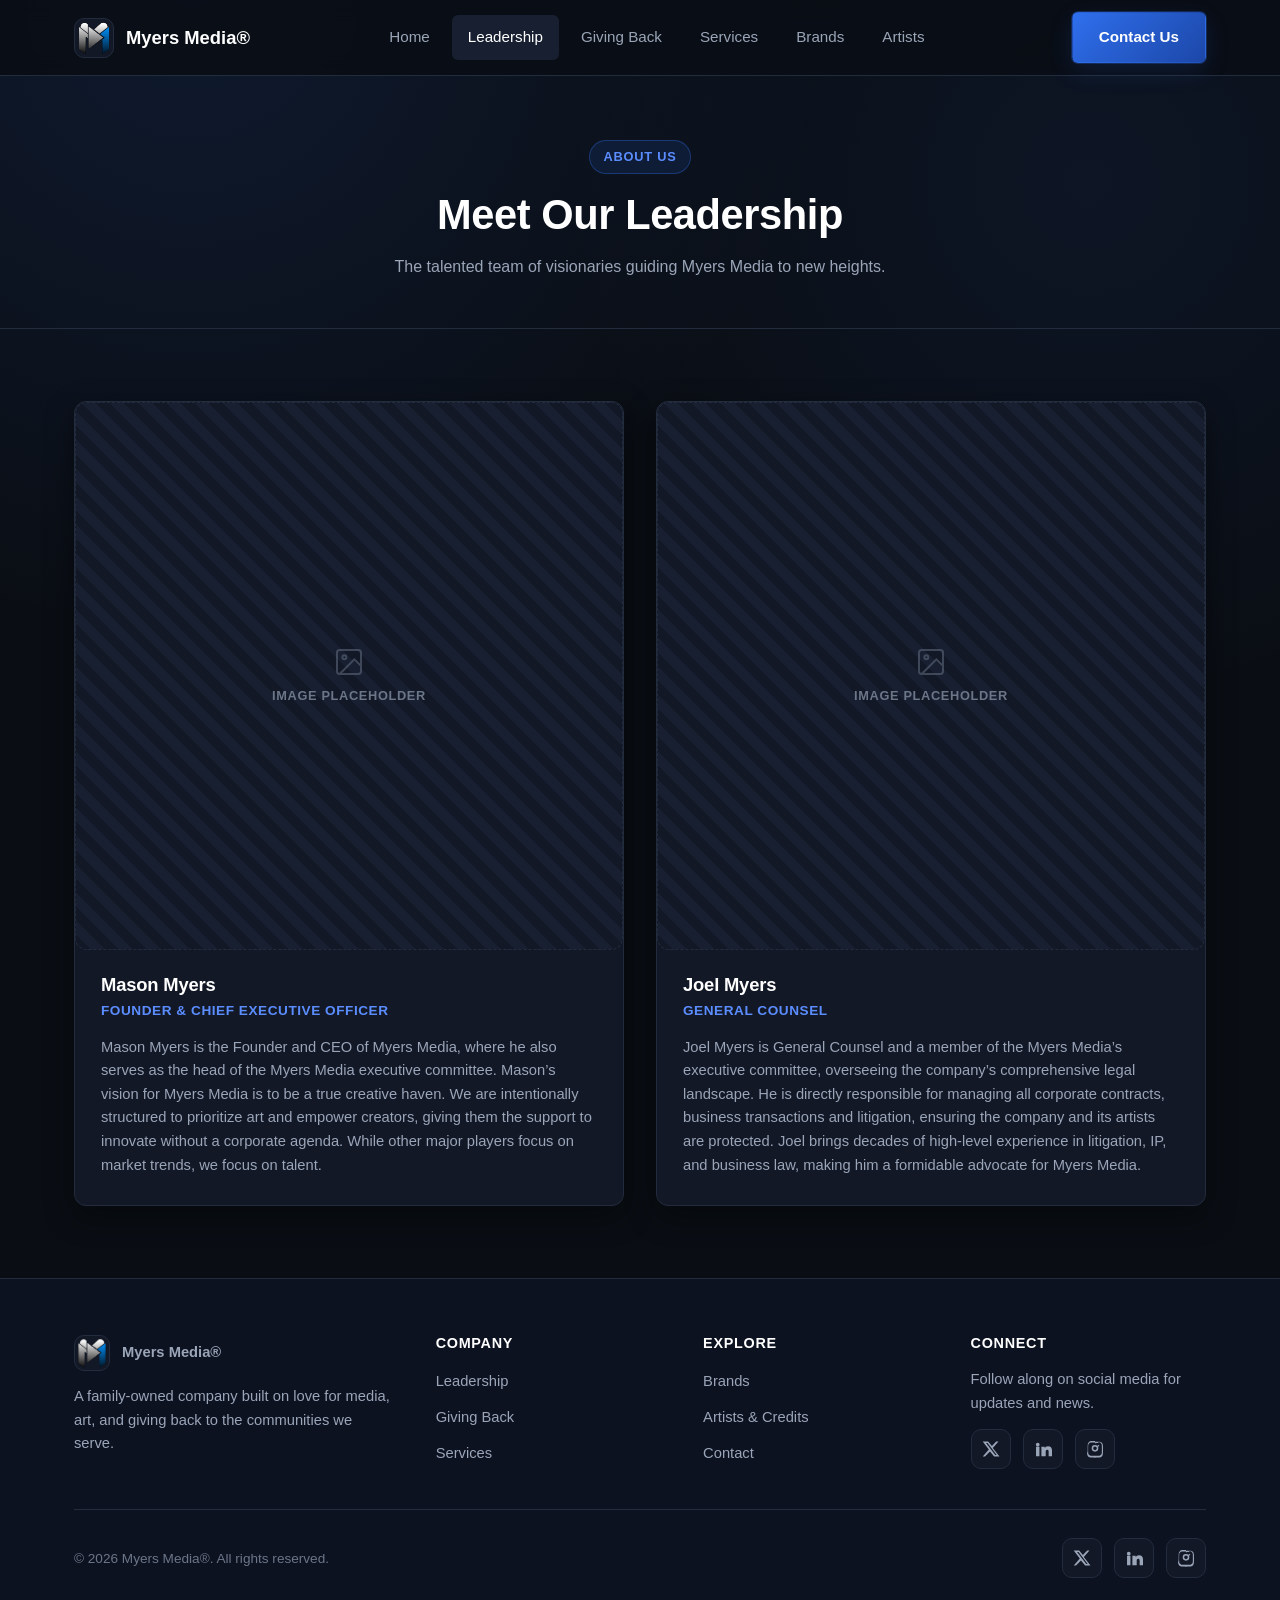
<file: about/leadership.html>
<!DOCTYPE html>
<html lang="en">
<head>
  <meta charset="UTF-8">
  <meta name="viewport" content="width=device-width, initial-scale=1.0">
  <title>Leadership | Myers Media&reg;</title>
  <meta name="description" content="Meet the leadership team at Myers Media&reg;.">
  <link rel="stylesheet" href="../css/styles.css">
</head>
<body>
  <header class="site-header">
    <div class="container nav">
      <a class="nav-brand" href="../index.html">
        <img class="nav-logo" src="../images/logo-placeholder.svg" alt="Company logo placeholder">
        <span>Myers Media&reg;</span>
      </a>
      <nav class="nav-links" aria-label="Primary">
          <a href="../index.html" data-page="index.html">Home</a>
          <a href="../about/leadership.html" data-page="leadership.html">Leadership</a>
          <a href="../about/giving-back.html" data-page="giving-back.html">Giving Back</a>
          <a href="../services.html" data-page="services.html">Services</a>
          <a href="../brands.html" data-page="brands.html">Brands</a>
          <a href="../artists.html" data-page="artists.html">Artists</a>
      </nav>
      <a class="btn btn-primary nav-cta" href="../contact.html">Contact Us</a>
      <button class="nav-toggle" aria-label="Toggle navigation menu" aria-expanded="false">
        <span></span>
      </button>
    </div>
  </header>

  <main>
    <section class="page-hero">
      <div class="container">
        <span class="hero-eyebrow">About Us</span>
        <h1>Meet Our Leadership</h1>
        <p>The talented team of visionaries guiding Myers Media to new heights.</p>
      </div>
    </section>

    <section class="section">
      <div class="container">
        <div class="people-grid">
          <div class="person-card">
            <div class="person-photo">
              <div class="placeholder-img">
                <svg viewBox="0 0 24 24" fill="none" stroke="currentColor" stroke-width="1.5"><rect x="3" y="3" width="18" height="18" rx="2"/><circle cx="8.5" cy="8.5" r="1.5"/><path d="M21 15l-5-5L5 21"/></svg>
                <span>Image Placeholder</span>
              </div>
            </div>
            <div class="person-body">
              <h3>Mason Myers</h3>
              <p class="person-title">Founder &amp; Chief Executive Officer</p>
              <p class="desc">Mason Myers is the Founder and CEO of Myers Media, where he also serves as the head of the Myers Media executive committee. Mason’s vision for Myers Media is to be a true creative haven. We are intentionally structured to prioritize art and empower creators, giving them the support to innovate without a corporate agenda. While other major players focus on market trends, we focus on talent.</p>
            </div>
          </div>
          <div class="person-card">
            <div class="person-photo">
              <div class="placeholder-img">
                <svg viewBox="0 0 24 24" fill="none" stroke="currentColor" stroke-width="1.5"><rect x="3" y="3" width="18" height="18" rx="2"/><circle cx="8.5" cy="8.5" r="1.5"/><path d="M21 15l-5-5L5 21"/></svg>
                <span>Image Placeholder</span>
              </div>
            </div>
            <div class="person-body">
              <h3>Joel Myers</h3>
              <p class="person-title">General Counsel</p>
              <p class="desc">Joel Myers is General Counsel and a member of the Myers Media’s executive committee, overseeing the company’s comprehensive legal landscape. He is directly responsible for managing all corporate contracts, business transactions and litigation, ensuring the company and its artists are protected. Joel brings decades of high-level experience in litigation, IP, and business law, making him a formidable advocate for Myers Media.</p>
            </div>
          </div>
        </div>
      </div>
    </section>

  </main>
  <footer class="site-footer">
    <div class="container">
      <div class="footer-top">
        <div class="footer-col">
          <a class="footer-brand" href="../index.html">
            <img class="nav-logo" src="../images/logo-placeholder.svg" alt="Company logo placeholder" style="width:36px;height:36px;">
            <span>Myers Media&reg;</span>
          </a>
          <p>A family-owned company built on love for media, art, and giving back to the communities we serve.</p>
        </div>
        <div class="footer-col">
          <h4>Company</h4>
          <ul>
            <li><a href="../about/leadership.html">Leadership</a></li>
            <li><a href="../about/giving-back.html">Giving Back</a></li>
            <li><a href="../services.html">Services</a></li>
          </ul>
        </div>
        <div class="footer-col">
          <h4>Explore</h4>
          <ul>
            <li><a href="../brands.html">Brands</a></li>
            <li><a href="../artists.html">Artists &amp; Credits</a></li>
            <li><a href="../contact.html">Contact</a></li>
          </ul>
        </div>
        <div class="footer-col">
          <h4>Connect</h4>
          <p>Follow along on social media for updates and news.</p>
          <div class="social-links" style="margin-top:14px;">
            <a href="#" data-social="twitter" aria-label="Twitter / X" target="_blank" rel="noopener"><svg viewBox="0 0 24 24" fill="currentColor" aria-hidden="true"><path d="M18.9 2H22l-7.6 8.7L23.3 22h-7.1l-5.6-6.7L4 22H1l8.1-9.3L0.9 2h7.3l5 6.1L18.9 2Zm-1.2 18h1.9L7.4 4h-2L17.7 20Z"/></svg></a>
            <a href="#" data-social="linkedin" aria-label="LinkedIn" target="_blank" rel="noopener"><svg viewBox="0 0 24 24" fill="currentColor" aria-hidden="true"><path d="M4.98 3.5A2.5 2.5 0 1 1 2.48 6a2.5 2.5 0 0 1 2.5-2.5ZM2.7 8.98h4.56V21.5H2.7V8.98ZM9.86 8.98h4.37v1.71h.06c.61-1.15 2.1-2.36 4.32-2.36 4.62 0 5.47 3.04 5.47 7v6.17h-4.56v-5.47c0-1.3-.02-2.98-1.82-2.98-1.82 0-2.1 1.42-2.1 2.88v5.57H9.86V8.98Z"/></svg></a>
            <a href="#" data-social="instagram" aria-label="Instagram" target="_blank" rel="noopener"><svg viewBox="0 0 24 24" fill="currentColor" aria-hidden="true"><path d="M12 2.2c3.2 0 3.58.01 4.85.07 1.17.05 1.97.24 2.43.4a4.9 4.9 0 0 1 1.77 1.15 4.9 4.9 0 0 1 1.15 1.77c.16.46.35 1.26.4 2.43.06 1.27.07 1.65.07 4.85s-.01 3.58-.07 4.85c-.05 1.17-.24 1.97-.4 2.43a4.9 4.9 0 0 1-1.15 1.77 4.9 4.9 0 0 1-1.77 1.15c-.46.16-1.26.35-2.43.4-1.27.06-1.65.07-4.85.07s-3.58-.01-4.85-.07c-1.17-.05-1.97-.24-2.43-.4a4.9 4.9 0 0 1-1.77-1.15 4.9 4.9 0 0 1-1.15-1.77c-.16-.46-.35-1.26-.4-2.43C2.21 15.58 2.2 15.2 2.2 12s.01-3.58.07-4.85c.05-1.17.24-1.97.4-2.43a4.9 4.9 0 0 1 1.15-1.77A4.9 4.9 0 0 1 5.59 1.8c.46-.16 1.26-.35 2.43-.4C9.29 1.34 9.67 1.33 12 1.33m0 2c-3.15 0-3.5.01-4.73.07-1.03.05-1.6.22-1.97.36-.5.19-.85.42-1.22.79-.37.37-.6.72-.79 1.22-.14.37-.31.94-.36 1.97C2.86 8.64 2.85 8.99 2.85 12s.01 3.36.08 4.59c.05 1.03.22 1.6.36 1.97.19.5.42.85.79 1.22.37.37.72.6 1.22.79.37.14.94.31 1.97.36 1.23.06 1.58.08 4.73.08s3.5-.02 4.73-.08c1.03-.05 1.6-.22 1.97-.36.5-.19.85-.42 1.22-.79.37-.37.6-.72.79-1.22.14-.37.31-.94.36-1.97.06-1.23.08-1.58.08-4.59s-.02-3.36-.08-4.59c-.05-1.03-.22-1.6-.36-1.97a3.3 3.3 0 0 0-.79-1.22 3.3 3.3 0 0 0-1.22-.79c-.37-.14-.94-.31-1.97-.36C15.5 4.21 15.15 4.2 12 4.2Zm0 3.38a4.42 4.42 0 1 1 0 8.84 4.42 4.42 0 0 1 0-8.84Zm0 1.98a2.44 2.44 0 1 0 0 4.88 2.44 2.44 0 0 0 0-4.88Zm4.6-2.17a1.03 1.03 0 1 1 0 2.06 1.03 1.03 0 0 1 0-2.06Z"/></svg></a>
          </div>
        </div>
      </div>
      <div class="footer-bottom">
        <p class="footer-copy">&copy; <span data-year></span> Myers Media&reg;. All rights reserved.</p>
        <div class="social-links">
          <a href="#" data-social="twitter" aria-label="Twitter / X" target="_blank" rel="noopener"><svg viewBox="0 0 24 24" fill="currentColor" aria-hidden="true"><path d="M18.9 2H22l-7.6 8.7L23.3 22h-7.1l-5.6-6.7L4 22H1l8.1-9.3L0.9 2h7.3l5 6.1L18.9 2Zm-1.2 18h1.9L7.4 4h-2L17.7 20Z"/></svg></a>
          <a href="#" data-social="linkedin" aria-label="LinkedIn" target="_blank" rel="noopener"><svg viewBox="0 0 24 24" fill="currentColor" aria-hidden="true"><path d="M4.98 3.5A2.5 2.5 0 1 1 2.48 6a2.5 2.5 0 0 1 2.5-2.5ZM2.7 8.98h4.56V21.5H2.7V8.98ZM9.86 8.98h4.37v1.71h.06c.61-1.15 2.1-2.36 4.32-2.36 4.62 0 5.47 3.04 5.47 7v6.17h-4.56v-5.47c0-1.3-.02-2.98-1.82-2.98-1.82 0-2.1 1.42-2.1 2.88v5.57H9.86V8.98Z"/></svg></a>
          <a href="#" data-social="instagram" aria-label="Instagram" target="_blank" rel="noopener"><svg viewBox="0 0 24 24" fill="currentColor" aria-hidden="true"><path d="M12 2.2c3.2 0 3.58.01 4.85.07 1.17.05 1.97.24 2.43.4a4.9 4.9 0 0 1 1.77 1.15 4.9 4.9 0 0 1 1.15 1.77c.16.46.35 1.26.4 2.43.06 1.27.07 1.65.07 4.85s-.01 3.58-.07 4.85c-.05 1.17-.24 1.97-.4 2.43a4.9 4.9 0 0 1-1.15 1.77 4.9 4.9 0 0 1-1.77 1.15c-.46.16-1.26.35-2.43.4-1.27.06-1.65.07-4.85.07s-3.58-.01-4.85-.07c-1.17-.05-1.97-.24-2.43-.4a4.9 4.9 0 0 1-1.77-1.15 4.9 4.9 0 0 1-1.15-1.77c-.16-.46-.35-1.26-.4-2.43C2.21 15.58 2.2 15.2 2.2 12s.01-3.58.07-4.85c.05-1.17.24-1.97.4-2.43a4.9 4.9 0 0 1 1.15-1.77A4.9 4.9 0 0 1 5.59 1.8c.46-.16 1.26-.35 2.43-.4C9.29 1.34 9.67 1.33 12 1.33m0 2c-3.15 0-3.5.01-4.73.07-1.03.05-1.6.22-1.97.36-.5.19-.85.42-1.22.79-.37.37-.6.72-.79 1.22-.14.37-.31.94-.36 1.97C2.86 8.64 2.85 8.99 2.85 12s.01 3.36.08 4.59c.05 1.03.22 1.6.36 1.97.19.5.42.85.79 1.22.37.37.72.6 1.22.79.37.14.94.31 1.97.36 1.23.06 1.58.08 4.73.08s3.5-.02 4.73-.08c1.03-.05 1.6-.22 1.97-.36.5-.19.85-.42 1.22-.79.37-.37.6-.72.79-1.22.14-.37.31-.94.36-1.97.06-1.23.08-1.58.08-4.59s-.02-3.36-.08-4.59c-.05-1.03-.22-1.6-.36-1.97a3.3 3.3 0 0 0-.79-1.22 3.3 3.3 0 0 0-1.22-.79c-.37-.14-.94-.31-1.97-.36C15.5 4.21 15.15 4.2 12 4.2Zm0 3.38a4.42 4.42 0 1 1 0 8.84 4.42 4.42 0 0 1 0-8.84Zm0 1.98a2.44 2.44 0 1 0 0 4.88 2.44 2.44 0 0 0 0-4.88Zm4.6-2.17a1.03 1.03 0 1 1 0 2.06 1.03 1.03 0 0 1 0-2.06Z"/></svg></a>
        </div>
      </div>
    </div>
  </footer>

  <script src="../js/config.js"></script>
  <script src="../js/main.js"></script>
</body>
</html>
</file>
<file: css/styles.css>
/* ==========================================================================
   Company Website Template — Blue / Black / Dark Theme
   ========================================================================== */

:root {
  /* Palette */
  --color-bg: #0a0e14;
  --color-bg-alt: #0d1220;
  --color-surface: #121826;
  --color-surface-alt: #171f30;
  --color-border: #232c3d;
  --color-text: #e8ecf3;
  --color-text-muted: #9aa5b8;
  --color-text-dim: #6b7688;

  --color-blue: #2f6fed;
  --color-blue-light: #5b8dff;
  --color-blue-dark: #1c47a8;
  --color-blue-glow: rgba(47, 111, 237, 0.35);

  --radius-sm: 6px;
  --radius-md: 12px;
  --radius-lg: 20px;

  --shadow-card: 0 10px 30px rgba(0, 0, 0, 0.45);
  --shadow-glow: 0 0 0 1px rgba(47, 111, 237, 0.25), 0 8px 24px rgba(47, 111, 237, 0.15);

  --max-width: 1180px;
  --header-height: 76px;

  --font-body: -apple-system, BlinkMacSystemFont, "Segoe UI", Roboto, Helvetica, Arial, sans-serif;
  --font-heading: "Segoe UI", -apple-system, BlinkMacSystemFont, Roboto, Helvetica, Arial, sans-serif;
}

/* ---------- Reset ---------- */
*,
*::before,
*::after {
  box-sizing: border-box;
  margin: 0;
  padding: 0;
}

html {
  scroll-behavior: smooth;
}

body {
  background-color: var(--color-bg);
  background-image:
    radial-gradient(circle at 15% 0%, rgba(47, 111, 237, 0.12), transparent 45%),
    radial-gradient(circle at 85% 20%, rgba(47, 111, 237, 0.08), transparent 40%);
  background-attachment: fixed;
  color: var(--color-text);
  font-family: var(--font-body);
  line-height: 1.6;
  min-height: 100vh;
  display: flex;
  flex-direction: column;
}

img {
  max-width: 100%;
  display: block;
}

a {
  color: inherit;
  text-decoration: none;
}

ul {
  list-style: none;
}

button {
  font-family: inherit;
  cursor: pointer;
}

h1, h2, h3, h4 {
  font-family: var(--font-heading);
  line-height: 1.2;
  font-weight: 700;
  letter-spacing: -0.01em;
}

.container {
  width: 100%;
  max-width: var(--max-width);
  margin: 0 auto;
  padding: 0 24px;
}

main {
  flex: 1;
}

/* ---------- Buttons ---------- */
.btn {
  display: inline-flex;
  align-items: center;
  justify-content: center;
  gap: 8px;
  padding: 12px 26px;
  border-radius: var(--radius-sm);
  font-size: 0.95rem;
  font-weight: 600;
  border: 1px solid transparent;
  transition: transform 0.15s ease, box-shadow 0.15s ease, background-color 0.15s ease, border-color 0.15s ease;
  white-space: nowrap;
}

.btn:hover {
  transform: translateY(-2px);
}

.btn-primary {
  background: linear-gradient(135deg, var(--color-blue), var(--color-blue-dark));
  color: #fff;
  box-shadow: var(--shadow-glow);
}

.btn-primary:hover {
  box-shadow: 0 0 0 1px rgba(91, 141, 255, 0.4), 0 12px 28px rgba(47, 111, 237, 0.3);
}

.btn-outline {
  background: transparent;
  color: var(--color-text);
  border-color: var(--color-border);
}

.btn-outline:hover {
  border-color: var(--color-blue-light);
  color: var(--color-blue-light);
}

.btn-block {
  width: 100%;
}

/* ---------- Header / Nav ---------- */
.site-header {
  position: sticky;
  top: 0;
  z-index: 100;
  background: rgba(10, 14, 20, 0.85);
  backdrop-filter: blur(10px);
  border-bottom: 1px solid var(--color-border);
  height: var(--header-height);
}

.nav {
  height: 100%;
  display: flex;
  align-items: center;
  justify-content: space-between;
}

.nav-brand {
  display: flex;
  align-items: center;
  gap: 12px;
  font-size: 1.15rem;
  font-weight: 800;
  color: #fff;
}

.nav-logo {
  width: 40px;
  height: 40px;
  border-radius: 10px;
  object-fit: cover;
  border: 1px solid var(--color-border);
  background: var(--color-surface);
}

.nav-links {
  display: flex;
  align-items: center;
  gap: 6px;
}

.nav-links a {
  padding: 10px 16px;
  border-radius: var(--radius-sm);
  font-size: 0.95rem;
  font-weight: 500;
  color: var(--color-text-muted);
  transition: color 0.15s ease, background-color 0.15s ease;
}

.nav-links a:hover {
  color: #fff;
  background: var(--color-surface-alt);
}

.nav-links a.active {
  color: #fff;
  background: var(--color-surface-alt);
}

.nav-cta {
  margin-left: 8px;
}

.nav-toggle {
  display: none;
  background: transparent;
  border: 1px solid var(--color-border);
  border-radius: var(--radius-sm);
  width: 42px;
  height: 42px;
  align-items: center;
  justify-content: center;
  color: var(--color-text);
}

.nav-toggle span,
.nav-toggle span::before,
.nav-toggle span::after {
  content: "";
  display: block;
  width: 20px;
  height: 2px;
  background: currentColor;
  position: relative;
  transition: all 0.2s ease;
}

.nav-toggle span::before {
  position: absolute;
  top: -6px;
}

.nav-toggle span::after {
  position: absolute;
  top: 6px;
}

/* ---------- Hero ---------- */
.hero {
  padding: 96px 0 72px;
  text-align: center;
  border-bottom: 1px solid var(--color-border);
}

.hero-eyebrow {
  display: inline-block;
  padding: 6px 14px;
  border-radius: 999px;
  background: rgba(47, 111, 237, 0.12);
  border: 1px solid rgba(47, 111, 237, 0.35);
  color: var(--color-blue-light);
  font-size: 0.8rem;
  font-weight: 700;
  letter-spacing: 0.06em;
  text-transform: uppercase;
  margin-bottom: 20px;
}

.hero h1 {
  font-size: clamp(2rem, 5vw, 3.4rem);
  color: #fff;
  max-width: 820px;
  margin: 0 auto 20px;
}

.hero p {
  font-size: 1.1rem;
  color: var(--color-text-muted);
  max-width: 620px;
  margin: 0 auto 32px;
}

.hero-actions {
  display: flex;
  gap: 14px;
  justify-content: center;
  flex-wrap: wrap;
}

.page-hero {
  padding: 64px 0 48px;
  border-bottom: 1px solid var(--color-border);
  text-align: center;
}

.page-hero .hero-eyebrow {
  margin-bottom: 16px;
}

.page-hero h1 {
  font-size: clamp(1.8rem, 4vw, 2.6rem);
  color: #fff;
  margin-bottom: 14px;
}

.page-hero p {
  color: var(--color-text-muted);
  max-width: 640px;
  margin: 0 auto;
}

/* ---------- Sections ---------- */
.section {
  padding: 72px 0;
  border-bottom: 1px solid var(--color-border);
}

.section:last-of-type {
  border-bottom: none;
}

.section-alt {
  background: var(--color-bg-alt);
}

.section-head {
  max-width: 640px;
  margin-bottom: 44px;
}

.section-head.center {
  margin-left: auto;
  margin-right: auto;
  text-align: center;
}

.section-eyebrow {
  color: var(--color-blue-light);
  font-weight: 700;
  font-size: 0.8rem;
  letter-spacing: 0.08em;
  text-transform: uppercase;
  margin-bottom: 10px;
}

.section-head h2 {
  font-size: clamp(1.6rem, 3.4vw, 2.2rem);
  color: #fff;
  margin-bottom: 14px;
}

.section-head p {
  color: var(--color-text-muted);
}

/* ---------- Cards / Grids ---------- */
.grid {
  display: grid;
  gap: 24px;
}

.grid-2 {
  grid-template-columns: repeat(2, 1fr);
}

.grid-3 {
  grid-template-columns: repeat(3, 1fr);
}

.card {
  background: var(--color-surface);
  border: 1px solid var(--color-border);
  border-radius: var(--radius-md);
  padding: 32px;
  box-shadow: var(--shadow-card);
  transition: border-color 0.2s ease, transform 0.2s ease;
}

.card:hover {
  border-color: rgba(91, 141, 255, 0.35);
  transform: translateY(-4px);
}

.card-icon {
  width: 48px;
  height: 48px;
  border-radius: var(--radius-sm);
  background: linear-gradient(135deg, rgba(47, 111, 237, 0.25), rgba(47, 111, 237, 0.05));
  border: 1px solid rgba(47, 111, 237, 0.3);
  display: flex;
  align-items: center;
  justify-content: center;
  color: var(--color-blue-light);
  font-weight: 800;
  margin-bottom: 18px;
}

.card h3 {
  color: #fff;
  font-size: 1.2rem;
  margin-bottom: 10px;
}

.card p {
  color: var(--color-text-muted);
  font-size: 0.95rem;
}

/* Split content (image + text) */
.split {
  display: grid;
  grid-template-columns: 1fr 1fr;
  gap: 56px;
  align-items: center;
}

.split-media {
  aspect-ratio: 4 / 3;
  border-radius: var(--radius-lg);
  background: var(--color-surface);
  border: 1px solid var(--color-border);
  display: flex;
  align-items: center;
  justify-content: center;
  overflow: hidden;
}

.split-media img {
  width: 100%;
  height: 100%;
  object-fit: cover;
}

.split h2 {
  font-size: clamp(1.6rem, 3.2vw, 2.1rem);
  color: #fff;
  margin-bottom: 16px;
}

.split p {
  color: var(--color-text-muted);
  margin-bottom: 24px;
}

/* ---------- Placeholder image blocks ---------- */
.placeholder-img {
  width: 100%;
  height: 100%;
  min-height: 160px;
  display: flex;
  flex-direction: column;
  align-items: center;
  justify-content: center;
  gap: 8px;
  background:
    repeating-linear-gradient(
      45deg,
      var(--color-surface),
      var(--color-surface) 10px,
      var(--color-surface-alt) 10px,
      var(--color-surface-alt) 20px
    );
  border: 1px dashed var(--color-border);
  border-radius: var(--radius-md);
  color: var(--color-text-dim);
  font-size: 0.8rem;
  font-weight: 600;
  text-transform: uppercase;
  letter-spacing: 0.05em;
  text-align: center;
  padding: 12px;
}

.placeholder-img svg {
  width: 32px;
  height: 32px;
  opacity: 0.5;
}

/* ---------- People / Brand cards ---------- */
.people-grid {
  display: grid;
  grid-template-columns: repeat(2, 1fr);
  gap: 32px;
}

.brands-grid {
  display: grid;
  grid-template-columns: repeat(auto-fit, minmax(240px, 300px));
  justify-content: center;
  gap: 28px;
}

.person-card {
  background: var(--color-surface);
  border: 1px solid var(--color-border);
  border-radius: var(--radius-md);
  overflow: hidden;
  box-shadow: var(--shadow-card);
  transition: transform 0.2s ease, border-color 0.2s ease;
}

.person-card:hover {
  transform: translateY(-4px);
  border-color: rgba(91, 141, 255, 0.35);
}

.person-photo {
  aspect-ratio: 1 / 1;
}

.person-photo img {
  width: 100%;
  height: 100%;
  object-fit: cover;
}

.person-body {
  padding: 24px 26px 28px;
}

.person-body h3 {
  color: #fff;
  font-size: 1.15rem;
  margin-bottom: 4px;
}

.person-title {
  color: var(--color-blue-light);
  font-weight: 600;
  font-size: 0.85rem;
  text-transform: uppercase;
  letter-spacing: 0.04em;
  margin-bottom: 14px;
}

.person-body p.desc {
  color: var(--color-text-muted);
  font-size: 0.92rem;
}

/* ---------- Artists / Credits list ---------- */
.credit-list {
  display: flex;
  flex-direction: column;
  gap: 16px;
}

.credit-row {
  display: flex;
  justify-content: space-between;
  align-items: center;
  gap: 20px;
  flex-wrap: wrap;
  background: var(--color-surface);
  border: 1px solid var(--color-border);
  border-radius: var(--radius-md);
  padding: 22px 28px;
}

.credit-row h3 {
  color: #fff;
  font-size: 1.05rem;
  margin-bottom: 4px;
}

.credit-row p {
  color: var(--color-text-muted);
  font-size: 0.9rem;
}

.credit-tag {
  padding: 6px 14px;
  border-radius: 999px;
  background: rgba(47, 111, 237, 0.12);
  border: 1px solid rgba(47, 111, 237, 0.3);
  color: var(--color-blue-light);
  font-size: 0.78rem;
  font-weight: 700;
  text-transform: uppercase;
  letter-spacing: 0.04em;
  white-space: nowrap;
}

/* ---------- CTA banner ---------- */
.cta-banner {
  background: linear-gradient(135deg, var(--color-surface), var(--color-surface-alt));
  border: 1px solid var(--color-border);
  border-radius: var(--radius-lg);
  padding: 56px;
  text-align: center;
  position: relative;
  overflow: hidden;
}

.cta-banner::before {
  content: "";
  position: absolute;
  inset: 0;
  background: radial-gradient(circle at 50% 0%, rgba(47, 111, 237, 0.2), transparent 60%);
  pointer-events: none;
}

.cta-banner h2 {
  color: #fff;
  font-size: clamp(1.5rem, 3vw, 2rem);
  margin-bottom: 14px;
  position: relative;
}

.cta-banner p {
  color: var(--color-text-muted);
  max-width: 560px;
  margin: 0 auto 28px;
  position: relative;
}

.cta-banner .btn {
  position: relative;
}

/* ---------- Contact form ---------- */
.contact-layout {
  display: grid;
  grid-template-columns: 1fr 1.2fr;
  gap: 48px;
  align-items: start;
}

.contact-info h2 {
  color: #fff;
  font-size: 1.6rem;
  margin-bottom: 14px;
}

.contact-info p {
  color: var(--color-text-muted);
  margin-bottom: 24px;
}

.contact-info-item {
  display: flex;
  gap: 14px;
  align-items: flex-start;
  margin-bottom: 20px;
}

.contact-info-icon {
  width: 38px;
  height: 38px;
  flex-shrink: 0;
  border-radius: 10px;
  background: rgba(47, 111, 237, 0.12);
  border: 1px solid rgba(47, 111, 237, 0.3);
  display: flex;
  align-items: center;
  justify-content: center;
  color: var(--color-blue-light);
}

.contact-form {
  background: var(--color-surface);
  border: 1px solid var(--color-border);
  border-radius: var(--radius-lg);
  padding: 40px;
  box-shadow: var(--shadow-card);
}

.form-group {
  margin-bottom: 20px;
}

.form-group label {
  display: block;
  font-size: 0.88rem;
  font-weight: 600;
  color: var(--color-text);
  margin-bottom: 8px;
}

.form-group .required {
  color: var(--color-blue-light);
}

.form-group input,
.form-group textarea {
  width: 100%;
  padding: 13px 14px;
  border-radius: var(--radius-sm);
  border: 1px solid var(--color-border);
  background: var(--color-bg-alt);
  color: var(--color-text);
  font-size: 0.95rem;
  font-family: inherit;
  transition: border-color 0.15s ease, box-shadow 0.15s ease;
}

.form-group input:focus,
.form-group textarea:focus {
  outline: none;
  border-color: var(--color-blue-light);
  box-shadow: 0 0 0 3px var(--color-blue-glow);
}

.form-group textarea {
  min-height: 140px;
  resize: vertical;
}

.form-status {
  margin-top: 16px;
  padding: 12px 16px;
  border-radius: var(--radius-sm);
  font-size: 0.9rem;
  font-weight: 600;
  display: none;
}

.form-status.show {
  display: block;
}

.form-status.success {
  background: rgba(34, 197, 94, 0.12);
  border: 1px solid rgba(34, 197, 94, 0.35);
  color: #4ade80;
}

.form-status.error {
  background: rgba(239, 68, 68, 0.12);
  border: 1px solid rgba(239, 68, 68, 0.35);
  color: #f87171;
}

.form-status.sending {
  background: rgba(47, 111, 237, 0.12);
  border: 1px solid rgba(47, 111, 237, 0.35);
  color: var(--color-blue-light);
}

/* ---------- Footer ---------- */
.site-footer {
  border-top: 1px solid var(--color-border);
  background: var(--color-bg-alt);
  padding: 56px 0 28px;
  margin-top: auto;
}

.footer-top {
  display: grid;
  grid-template-columns: 1.4fr 1fr 1fr 1fr;
  gap: 32px;
  padding-bottom: 40px;
}

.footer-brand {
  display: flex;
  align-items: center;
  gap: 12px;
  font-weight: 800;
  color: #fff;
  margin-bottom: 14px;
  font-size: 1.05rem;
}

.footer-col h4 {
  color: #fff;
  font-size: 0.9rem;
  text-transform: uppercase;
  letter-spacing: 0.05em;
  margin-bottom: 16px;
}

.footer-col p {
  color: var(--color-text-muted);
  font-size: 0.92rem;
  max-width: 320px;
}

.footer-col ul {
  display: flex;
  flex-direction: column;
  gap: 10px;
}

.footer-col a {
  color: var(--color-text-muted);
  font-size: 0.92rem;
  transition: color 0.15s ease;
}

.footer-col a:hover {
  color: var(--color-blue-light);
}

.footer-bottom {
  display: flex;
  justify-content: space-between;
  align-items: center;
  flex-wrap: wrap;
  gap: 16px;
  padding-top: 28px;
  border-top: 1px solid var(--color-border);
}

.footer-copy {
  color: var(--color-text-dim);
  font-size: 0.85rem;
}

.social-links {
  display: flex;
  gap: 12px;
}

.social-links a {
  width: 40px;
  height: 40px;
  border-radius: 10px;
  background: var(--color-surface);
  border: 1px solid var(--color-border);
  display: flex;
  align-items: center;
  justify-content: center;
  color: var(--color-text-muted);
  transition: color 0.15s ease, border-color 0.15s ease, transform 0.15s ease;
}

.social-links a:hover {
  color: #fff;
  border-color: var(--color-blue-light);
  transform: translateY(-2px);
}

.social-links svg {
  width: 18px;
  height: 18px;
}

/* ---------- Responsive ---------- */
@media (max-width: 960px) {
  .split {
    grid-template-columns: 1fr;
    gap: 32px;
  }

  .split-media {
    order: -1;
  }

  .grid-3 {
    grid-template-columns: repeat(2, 1fr);
  }

  .contact-layout {
    grid-template-columns: 1fr;
  }

  .footer-top {
    grid-template-columns: 1fr 1fr;
  }
}

@media (max-width: 760px) {
  .nav-links {
    position: fixed;
    top: var(--header-height);
    left: 0;
    right: 0;
    background: var(--color-bg);
    border-bottom: 1px solid var(--color-border);
    flex-direction: column;
    align-items: stretch;
    padding: 12px;
    gap: 4px;
    transform: translateY(-8px);
    opacity: 0;
    pointer-events: none;
    transition: opacity 0.2s ease, transform 0.2s ease;
  }

  .nav-links.open {
    opacity: 1;
    transform: translateY(0);
    pointer-events: auto;
  }

  .nav-links a {
    padding: 14px 16px;
  }

  .nav-cta {
    margin-left: 0;
    margin-top: 6px;
  }

  .nav-toggle {
    display: flex;
  }

  .people-grid,
  .grid-2,
  .grid-3 {
    grid-template-columns: 1fr;
  }

  .brands-grid {
    grid-template-columns: minmax(0, 300px);
  }

  .hero {
    padding: 64px 0 48px;
  }

  .section {
    padding: 52px 0;
  }

  .cta-banner {
    padding: 36px 24px;
  }

  .footer-top {
    grid-template-columns: 1fr;
  }

  .footer-bottom {
    flex-direction: column;
    align-items: flex-start;
  }

  .contact-form {
    padding: 26px;
  }
}

@media (max-width: 480px) {
  .hero-actions {
    flex-direction: column;
    width: 100%;
  }

  .hero-actions .btn {
    width: 100%;
  }
}
</file>
